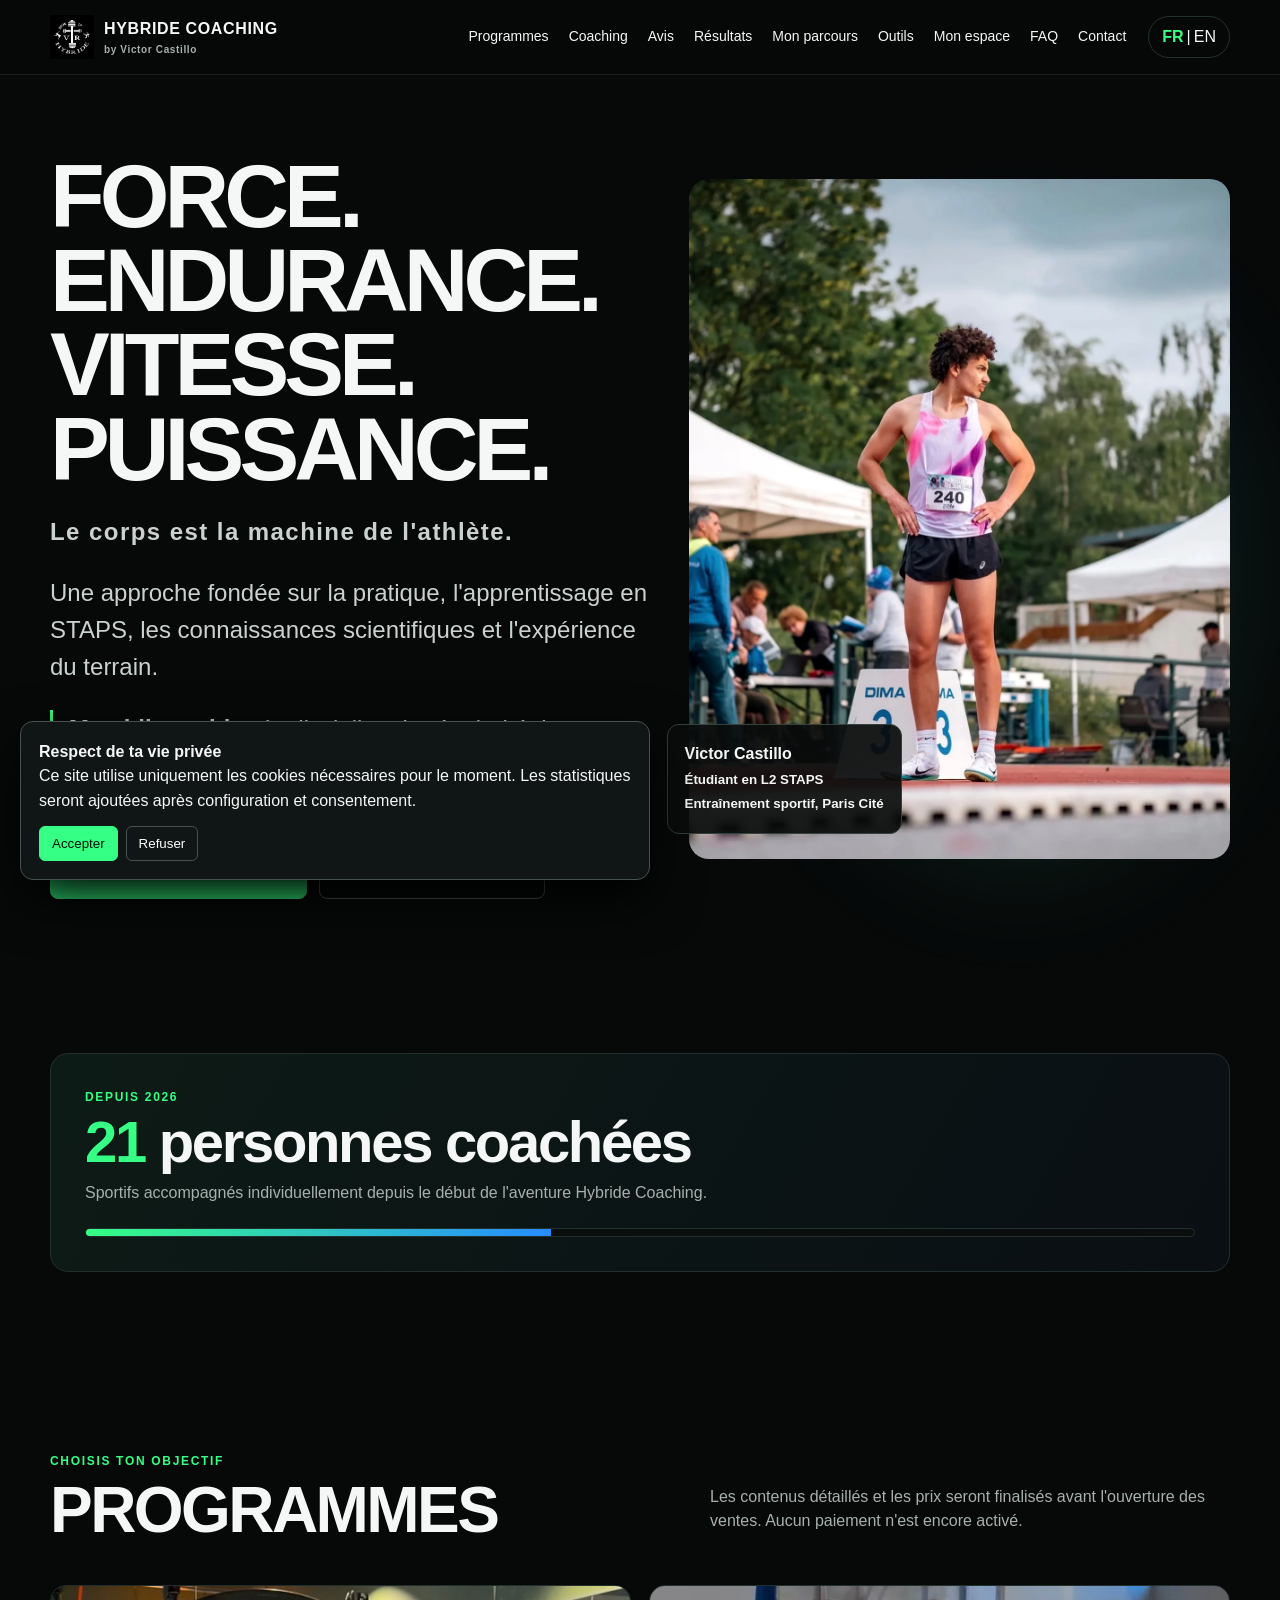
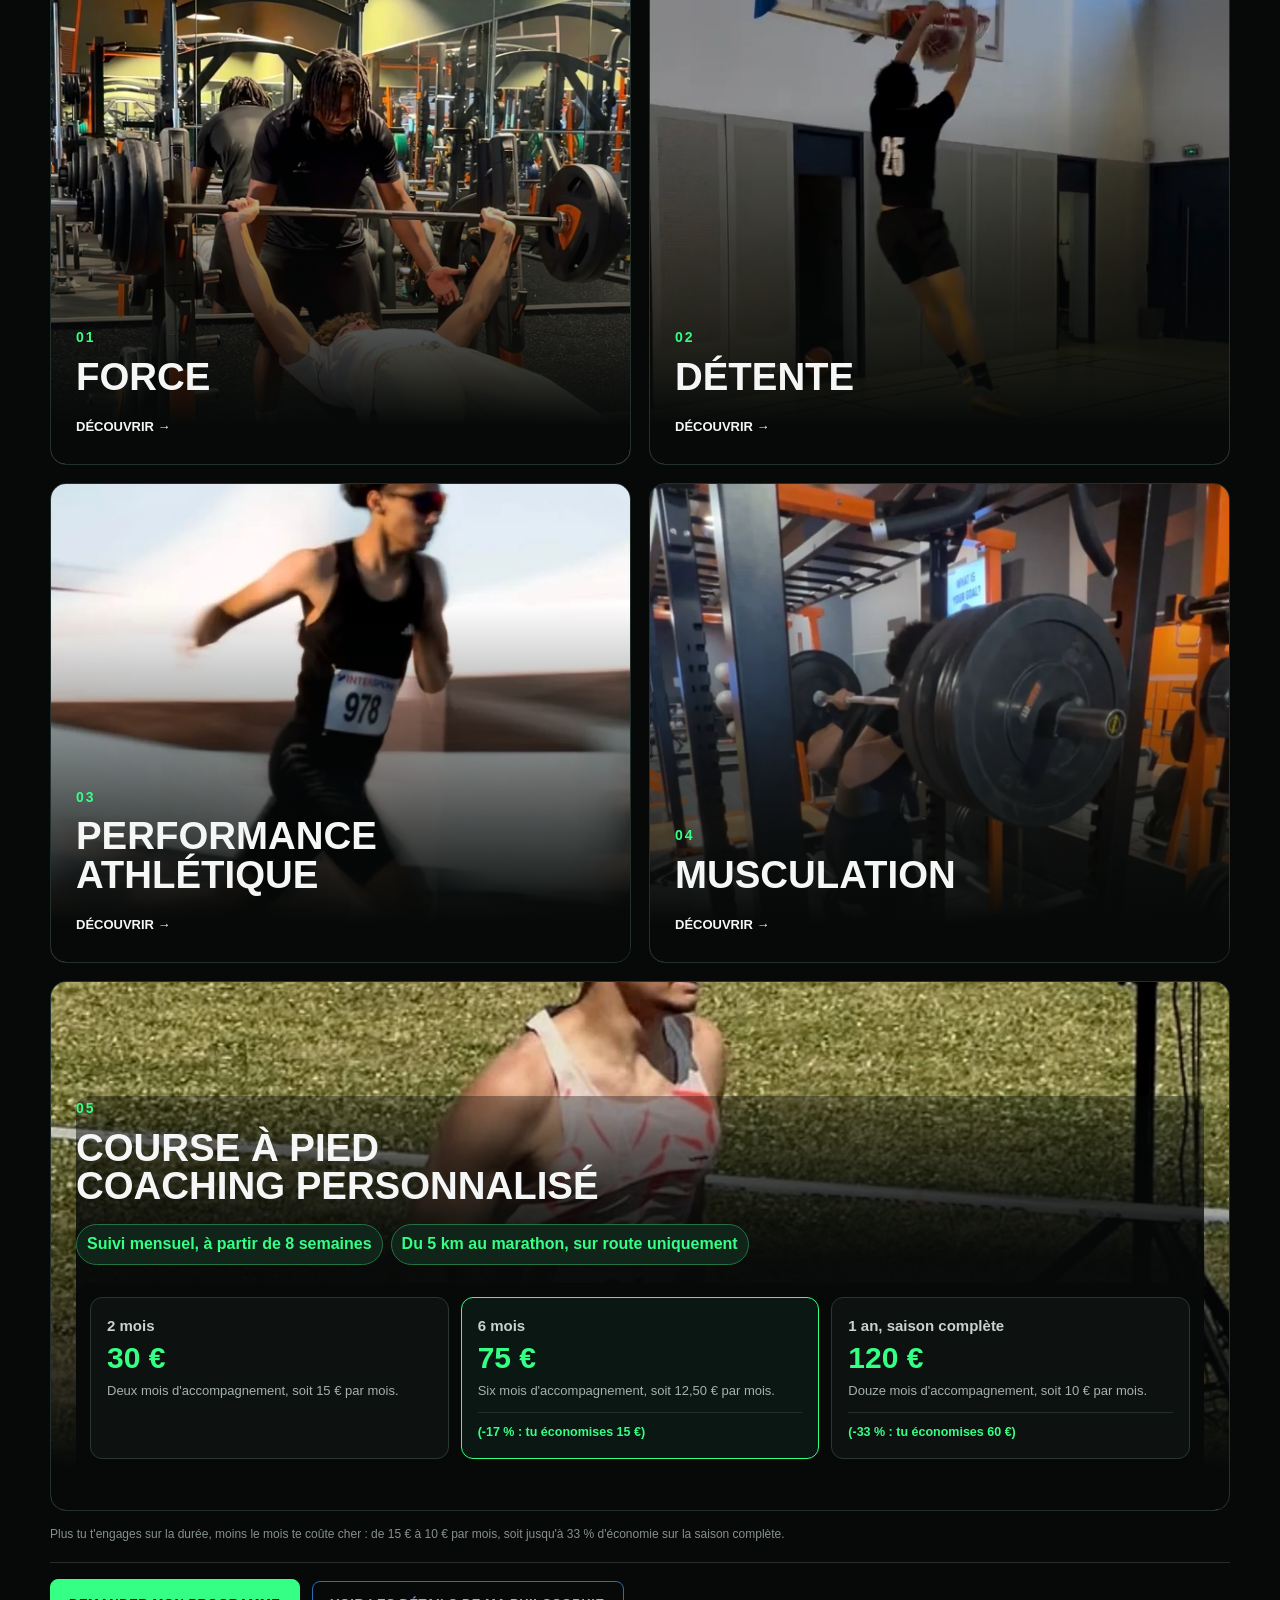
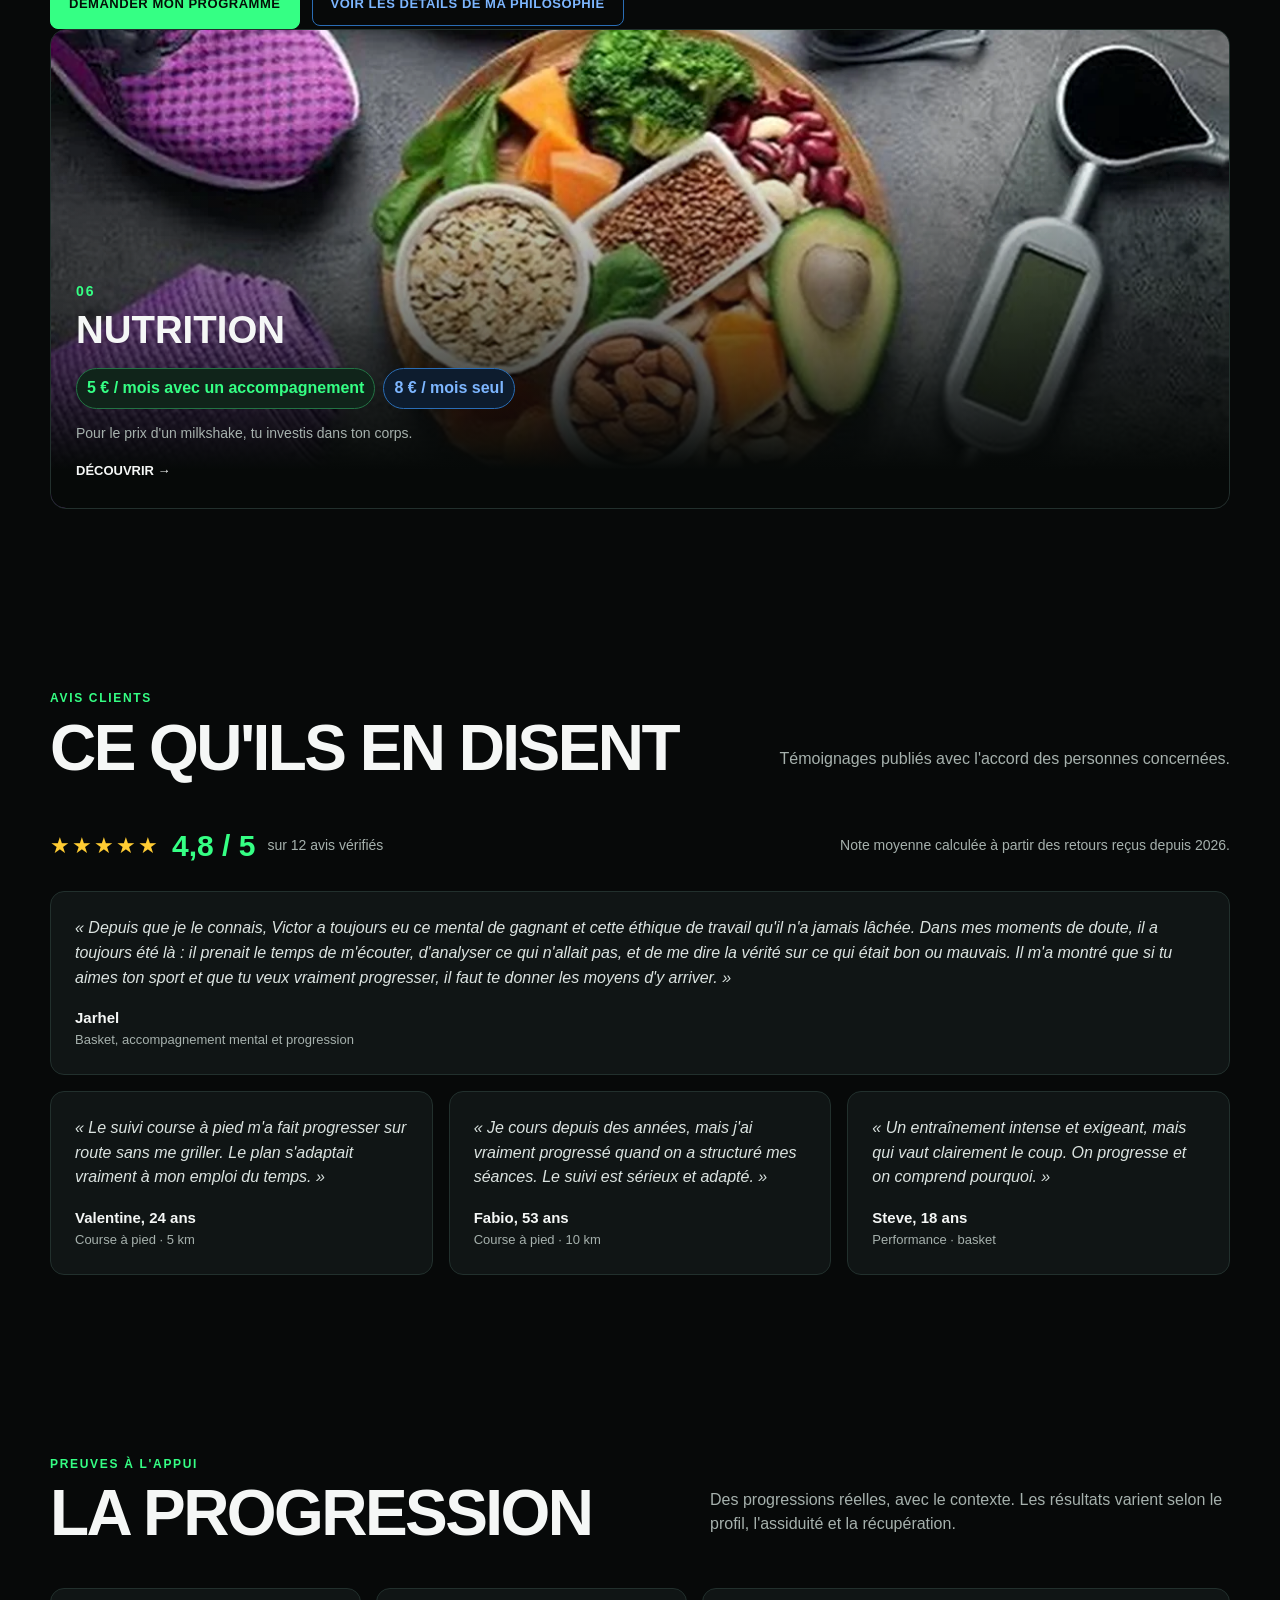
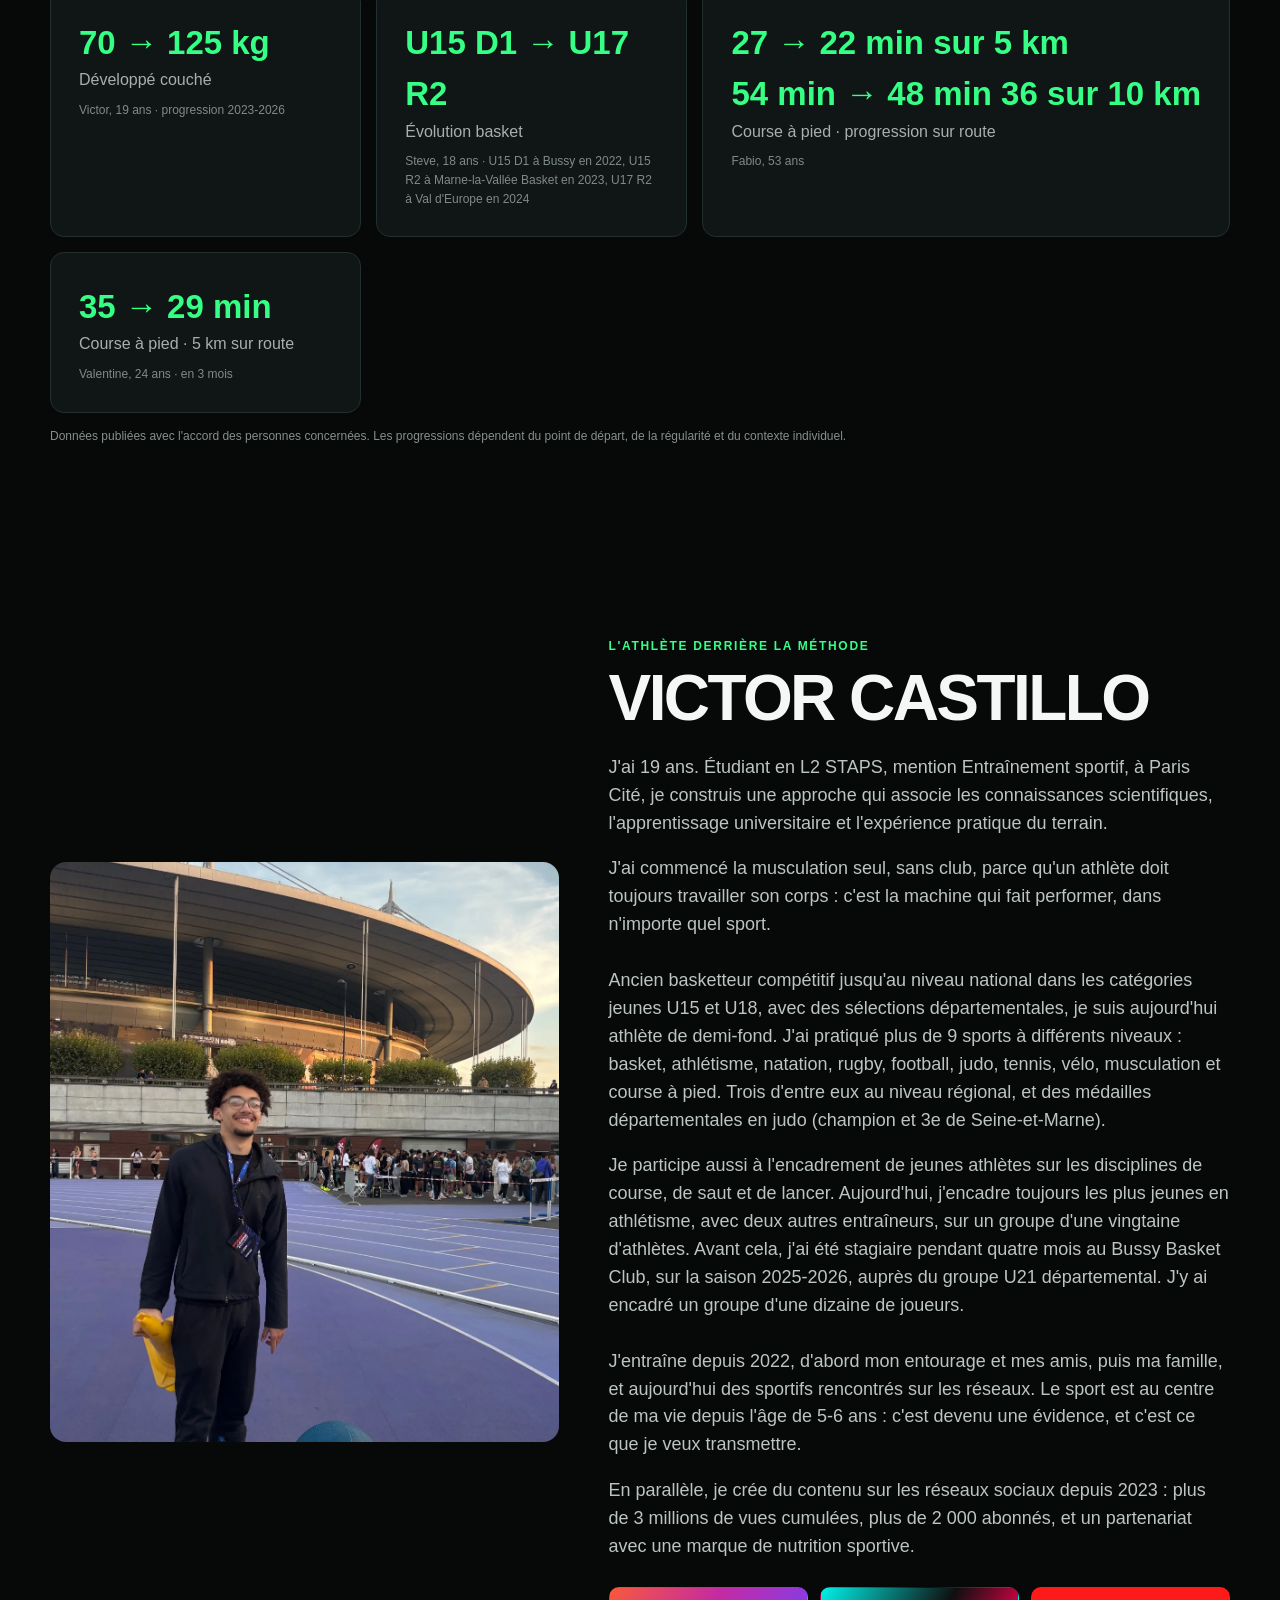
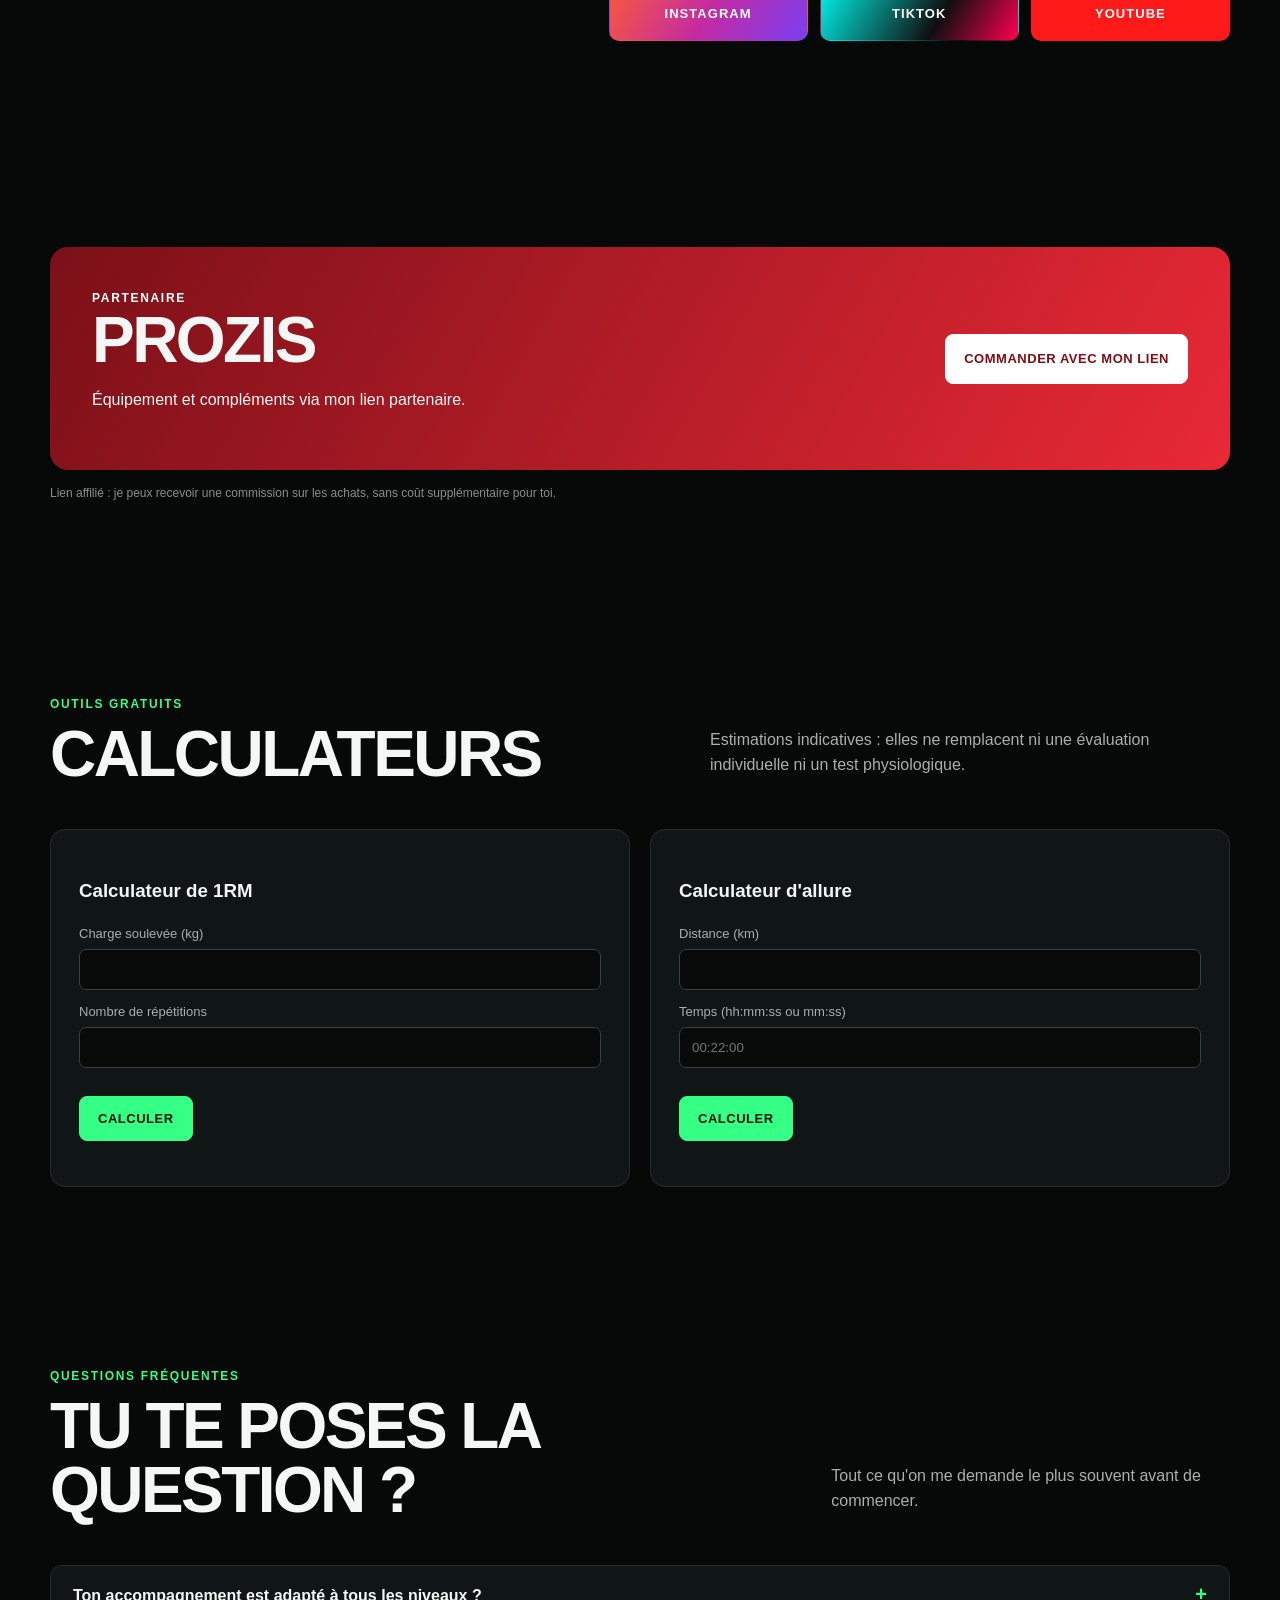
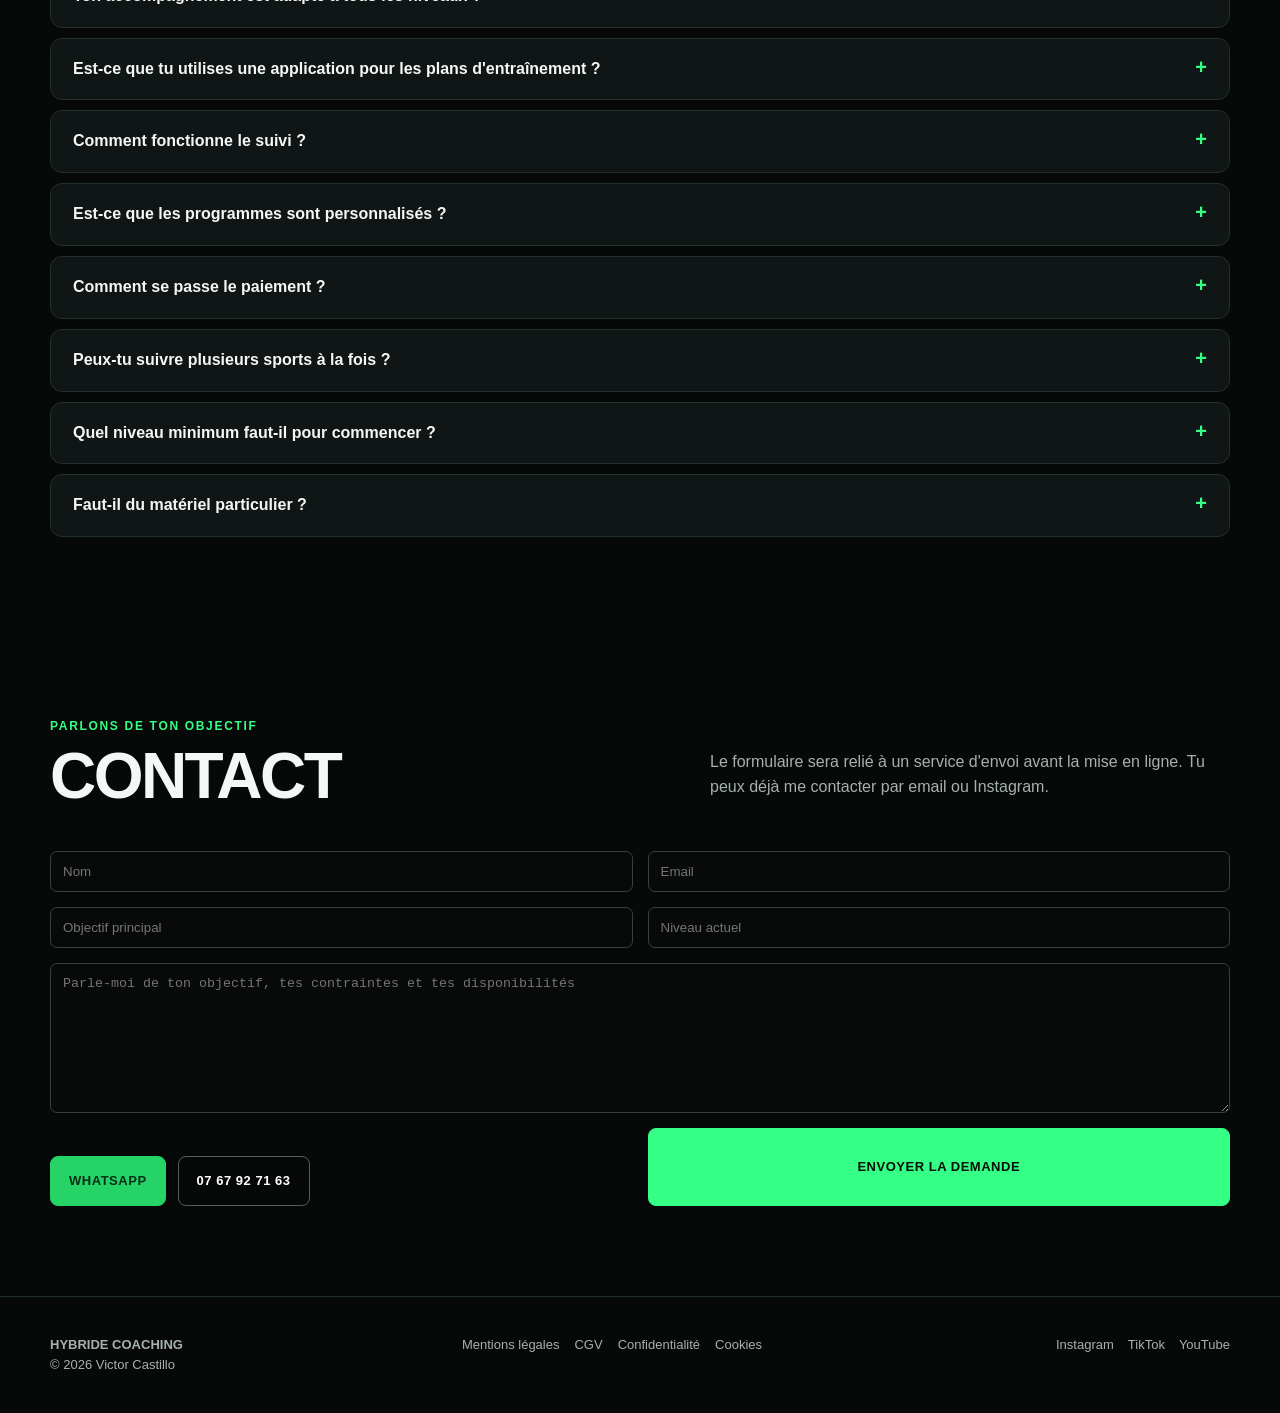
<file: index.html>
<!doctype html><html lang="fr"><head><meta charset="utf-8"><meta name="viewport" content="width=device-width,initial-scale=1"><title>Hybride Coaching, Sportif Hybride | Victor Castillo</title><meta name="description" content="Force, endurance, vitesse, puissance. Une approche fondée sur la pratique, les connaissances scientifiques et l'expérience du terrain. Programmes et coaching personnalisé par Victor Castillo, étudiant en L2 STAPS à Paris Cité."><meta property="og:title" content="Hybride Coaching, Le corps est la machine de l'athlete."><meta property="og:description" content="Force. Endurance. Vitesse. Puissance. Programmes et coaching personnalisé."><meta property="og:type" content="website"><link rel="stylesheet" href="style.css"></head><body>
<header class="top"><nav class="nav wrap"><a class="brand" href="index.html"><img src="assets/logo.webp" alt="Logo Hybride Coaching"><span>HYBRIDE COACHING<small>by Victor Castillo</small></span></a><div class="links"><a href="#programmes">Programmes</a><a href="#coaching">Coaching</a><a href="#avis">Avis</a><a href="#resultats">Résultats</a><a href="#parcours">Mon parcours</a><a href="#outils">Outils</a><a href="compte.html">Mon espace</a><a href="#faq">FAQ</a><a href="#contact">Contact</a></div><span class="lang"></span><button class="menu" aria-label="Ouvrir le menu">☰</button></nav></header>

<main>
<section class="wrap hero">
  <div>
    <h1>FORCE. ENDURANCE.<br>VITESSE. PUISSANCE.</h1>
    <p class="bigline">Le corps est la machine de l'athlète.</p>
    <p>Une approche fondée sur la pratique, l'apprentissage en STAPS, les connaissances scientifiques et l'expérience du terrain.</p>
    <p class="philo"><b>Ma philosophie :</b> la discipline, la régularité, la patience, le travail et la foi. Ce sont les vraies clés, bien avant n'importe quel programme.</p>
    <div class="buttons"><a class="btn" href="#programmes">DÉCOUVRIR LES PROGRAMMES</a><a class="btn alt" href="#coaching">COACHING PERSONNALISÉ</a></div>
  </div>
  <div class="hero-media"><img src="assets/hero.webp" alt="Victor Castillo sur une piste d'athlétisme"><div class="tag">Victor Castillo<br><small>Étudiant en L2 STAPS<br>Entraînement sportif, Paris Cité</small></div></div>
</section>

<section class="section wrap" id="compteur">
  <div class="counterbox">
    <div><div class="eyebrow">DEPUIS 2026</div><h2><span id="coachedCount">21</span> personnes coachées</h2><p>Sportifs accompagnés individuellement depuis le début de l'aventure Hybride Coaching.</p></div>
    <div class="counterbar"><div class="counterfill" id="counterFill"></div></div>
  </div>
</section>

<section class="section wrap" id="programmes">
  <div class="section-head"><div><div class="eyebrow">CHOISIS TON OBJECTIF</div><h2>PROGRAMMES</h2></div><p>Les contenus détaillés et les prix seront finalisés avant l'ouverture des ventes. Aucun paiement n'est encore activé.</p></div>
  <div class="grid">
    <article class="card"><img src="assets/force.webp" alt="Accompagnement au développé couché"><div class="card-body"><span class="num">01</span><h3>FORCE</h3><a href="#contact">DÉCOUVRIR →</a></div></article>
    <article class="card"><img src="assets/detente.webp" alt="Travail de détente au basket"><div class="card-body"><span class="num">02</span><h3>DÉTENTE</h3><a href="#contact">DÉCOUVRIR →</a></div></article>
    <article class="card"><img src="assets/performance.webp" alt="Victor Castillo en course, plan large"><div class="card-body"><span class="num">03</span><h3>PERFORMANCE ATHLÉTIQUE</h3><a href="#contact">DÉCOUVRIR →</a></div></article>
    <article class="card"><img src="assets/musculation.webp" alt="Séance de musculation"><div class="card-body"><span class="num">04</span><h3>MUSCULATION</h3><a href="#contact">DÉCOUVRIR →</a></div></article>
    <article class="card wide" id="coaching"><img src="assets/running.webp" alt="Victor Castillo en course sur piste"><div class="card-body"><span class="num">05</span><h3>COURSE À PIED<br>COACHING PERSONNALISÉ</h3>
      <div class="pills"><span class="pill">Suivi mensuel, à partir de 8 semaines</span><span class="pill pill-track">Du 5 km au marathon, sur route uniquement</span></div>
      <div class="offres">
        <div class="offre"><h4>2 mois</h4><div class="prix">30 €</div><p class="muted">Deux mois d'accompagnement, soit 15 € par mois.</p></div>
        <div class="offre best"><h4>6 mois</h4><div class="prix">75 €</div><p class="muted">Six mois d'accompagnement, soit 12,50 € par mois.</p><p class="eco">(-17 % : tu économises 15 €)</p></div>
        <div class="offre"><h4>1 an, saison complète</h4><div class="prix">120 €</div><p class="muted">Douze mois d'accompagnement, soit 10 € par mois.</p><p class="eco">(-33 % : tu économises 60 €)</p></div>
      </div></div>
      </div>
      <p class="notice">Plus tu t'engages sur la durée, moins le mois te coûte cher : de 15 € à 10 € par mois, soit jusqu'à 33 % d'économie sur la saison complète.</p>
      <div class="actions05">
        <a class="btn" href="#contact">DEMANDER MON PROGRAMME</a>
        <button class="btn blue" id="philoBtn" type="button">VOIR LES DÉTAILS DE MA PHILOSOPHIE</button>
      </div></div></article>
    <article class="card" id="nutrition">
      <img src="assets/nutrition.webp" alt="Assiette équilibrée avec flocons d'avoine, brocoli, avocat et amandes, entourée de matériel de sport">
      <div class="card-body"><span class="num">06</span><h3>NUTRITION</h3>
        <div class="pills"><span class="pill">5 € / mois avec un accompagnement</span><span class="pill pill-blue">8 € / mois seul</span></div>
        <p class="muted">Pour le prix d'un milkshake, tu investis dans ton corps.</p>
        <a href="#contact">DÉCOUVRIR →</a></div>
    </article>
  </div>
</section>




<section class="section wrap philclosed" id="philosophie">
  <div class="section-head">
    <div><div class="eyebrow">COACHING COURSE À PIED</div><h2>MA PHILOSOPHIE D'ENTRAÎNEMENT</h2></div>
    <p>Un accompagnement construit sur une saison entière, pas sur un programme générique.</p>
  </div>
  <div class="philgrid">
    <div class="philcard"><span class="num">01</span><h3>Une saison complète</h3><p>Le suivi peut couvrir toute une année sportive. On construit sur la durée, avec des cycles qui s'enchaînent au lieu de repartir de zéro.</p></div>
    <div class="philcard"><span class="num">02</span><h3>Hiver : volume</h3><p>En hiver, on construit la base aérobie : plus de volume, des allures faciles, un travail d'endurance qui prépare le reste de la saison.</p></div>
    <div class="philcard"><span class="num">03</span><h3>Été : qualité</h3><p>En été, le volume baisse et la qualité monte : allures plus rapides, travail de vitesse et d'explosivité, pour être complet.</p></div>
    <div class="philcard"><span class="num">04</span><h3>Mes points forts d'abord</h3><p>Je travaille d'abord ce que tu fais déjà bien. Un point fort solidifié devient une arme, et tire le reste vers le haut.</p></div>
    <div class="philcard"><span class="num">05</span><h3>Volume adapté au niveau</h3><p>Selon ton niveau et ton emploi du temps, le nombre de séances par semaine varie de 3 à 6. Jamais moins de 3, jamais plus de 6.</p></div>
    <div class="philcard"><span class="num">06</span><h3>Entraînement croisé</h3><p>Vélo et musculation ajoutent du volume sans ajouter de fatigue excessive ni de risque de blessure. La musculation sert aussi à prévenir les blessures.</p></div>
    <div class="philcard"><span class="num">07</span><h3>Décharge toutes les 4 semaines</h3><p>Toutes les 4 semaines, une semaine allégée pour assimiler le travail et éviter la stagnation.</p></div>
    <div class="philcard"><span class="num">08</span><h3>Double projet possible</h3><p>On peut viser plusieurs distances dans la même saison : par exemple un 10 km et un semi, chacun avec sa préparation spécifique.</p></div>
  </div>

  <div class="philex">
    <div class="eyebrow">EXEMPLE RÉEL</div>
    <h3>Comment ça s'est passé pour Fabio</h3>
    <p>Un exemple concret d'organisation sur une saison, avec ses contraintes de vie et son emploi du temps.</p>
    <div class="philgrid small">
      <div class="philcard"><h3>La semaine</h3><p>Deux séances de course en période générale, trois en période proche de compétition, deux en affûtage. Deux à trois séances de musculation, plus une sortie vélo le week-end quand c'était possible.</p></div>
      <div class="philcard"><h3>Le volume</h3><p>15 km par semaine au départ, jusqu'à 30 km maximum. Une progression très graduelle, sans forcer.</p></div>
      <div class="philcard"><h3>Les objectifs</h3><p>Des cycles enchaînés, avec une course environ tous les deux mois. De quoi rester motivé sans s'épuiser.</p></div>
      <div class="philcard"><h3>L'affûtage</h3><p>Avant une course : moins de musculation, plus de travail spécifique, même volume mais plus de qualité, pour être prêt le jour J.</p></div>
      <div class="philcard"><h3>Le suivi au quotidien</h3><p>Son plan était sur un Google Sheets partagé : séances et retours de l'athlète, mis à jour chaque week-end. Accessible sur téléphone et sur ordinateur, et personnalisable à tout moment.</p></div>
      <div class="philcard"><h3>Le contact</h3><p>Un appel tous les deux semaines, en option, pour faire le point sur la progression et ajuster si besoin.</p></div>
    </div>
    <p class="notice">Chaque plan est construit sur mesure. Cet exemple montre une organisation possible, pas un modèle à reproduire à l'identique.</p>
  </div>
</section>
<section class="section wrap" id="avis">
  <div class="section-head"><div><div class="eyebrow">AVIS CLIENTS</div><h2>CE QU'ILS EN DISENT</h2></div><p>Témoignages publiés avec l'accord des personnes concernées.</p></div>
  <div class="avistop">
    <div class="note"><span class="stars">★★★★★</span><b>4,8 / 5</b><span class="muted">sur 12 avis vérifiés</span></div>
    <div class="muted">Note moyenne calculée à partir des retours reçus depuis 2026.</div>
  </div>
  <div class="avislist">
    <figure class="avis wide">
      <blockquote>« Depuis que je le connais, Victor a toujours eu ce mental de gagnant et cette éthique de travail qu'il n'a jamais lâchée. Dans mes moments de doute, il a toujours été là : il prenait le temps de m'écouter, d'analyser ce qui n'allait pas, et de me dire la vérité sur ce qui était bon ou mauvais. Il m'a montré que si tu aimes ton sport et que tu veux vraiment progresser, il faut te donner les moyens d'y arriver. »</blockquote>
      <figcaption><b>Jarhel</b><span>Basket, accompagnement mental et progression</span></figcaption>
    </figure>
    <figure class="avis"><blockquote>« Le suivi course à pied m'a fait progresser sur route sans me griller. Le plan s'adaptait vraiment à mon emploi du temps. »</blockquote><figcaption><b>Valentine, 24 ans</b><span>Course à pied · 5 km</span></figcaption></figure>
    <figure class="avis"><blockquote>« Je cours depuis des années, mais j'ai vraiment progressé quand on a structuré mes séances. Le suivi est sérieux et adapté. »</blockquote><figcaption><b>Fabio, 53 ans</b><span>Course à pied · 10 km</span></figcaption></figure>
    <figure class="avis"><blockquote>« Un entraînement intense et exigeant, mais qui vaut clairement le coup. On progresse et on comprend pourquoi. »</blockquote><figcaption><b>Steve, 18 ans</b><span>Performance · basket</span></figcaption></figure>
  </div>
</section>


<section class="section wrap" id="resultats">
  <div class="section-head"><div><div class="eyebrow">PREUVES À L'APPUI</div><h2>LA PROGRESSION</h2></div><p>Des progressions réelles, avec le contexte. Les résultats varient selon le profil, l'assiduité et la récupération.</p></div>
  <div class="proofs">
    <div class="proof"><strong>70 → 125 kg</strong><span>Développé couché</span><small>Victor, 19 ans · progression 2023-2026</small></div>
    <div class="proof"><strong>U15 D1 → U17 R2</strong><span>Évolution basket</span><small>Steve, 18 ans · U15 D1 à Bussy en 2022, U15 R2 à Marne-la-Vallée Basket en 2023, U17 R2 à Val d'Europe en 2024</small></div>
    <div class="proof"><strong class="nowrap">27 → 22 min sur 5 km<br>54 min → 48 min 36 sur 10 km</strong><span>Course à pied · progression sur route</span><small>Fabio, 53 ans</small></div>
    <div class="proof"><strong>35 → 29 min</strong><span>Course à pied · 5 km sur route</span><small>Valentine, 24 ans · en 3 mois</small></div>
  </div>
  <p class="notice">Données publiées avec l'accord des personnes concernées. Les progressions dépendent du point de départ, de la régularité et du contexte individuel.</p>
</section>

<section class="section wrap split" id="parcours">
  <img src="assets/coach.webp" alt="Victor Castillo lors d'un événement d'athlétisme">
  <div class="copy">
    <div class="eyebrow">L'ATHLÈTE DERRIÈRE LA MÉTHODE</div>
    <h2>VICTOR CASTILLO</h2>
    <p>J'ai 19 ans. Étudiant en L2 STAPS, mention Entraînement sportif, à Paris Cité, je construis une approche qui associe les connaissances scientifiques, l'apprentissage universitaire et l'expérience pratique du terrain.</p>
    <p>J'ai commencé la musculation seul, sans club, parce qu'un athlète doit toujours travailler son corps : c'est la machine qui fait performer, dans n'importe quel sport.<br><br>Ancien basketteur compétitif jusqu'au niveau national dans les catégories jeunes U15 et U18, avec des sélections départementales, je suis aujourd'hui athlète de demi-fond. J'ai pratiqué plus de 9 sports à différents niveaux : basket, athlétisme, natation, rugby, football, judo, tennis, vélo, musculation et course à pied. Trois d'entre eux au niveau régional, et des médailles départementales en judo (champion et 3e de Seine-et-Marne).</p>
    <p>Je participe aussi à l'encadrement de jeunes athlètes sur les disciplines de course, de saut et de lancer. Aujourd'hui, j'encadre toujours les plus jeunes en athlétisme, avec deux autres entraîneurs, sur un groupe d'une vingtaine d'athlètes. Avant cela, j'ai été stagiaire pendant quatre mois au Bussy Basket Club, sur la saison 2025-2026, auprès du groupe U21 départemental. J'y ai encadré un groupe d'une dizaine de joueurs.<br><br>J'entraîne depuis 2022, d'abord mon entourage et mes amis, puis ma famille, et aujourd'hui des sportifs rencontrés sur les réseaux. Le sport est au centre de ma vie depuis l'âge de 5-6 ans : c'est devenu une évidence, et c'est ce que je veux transmettre.</p>
    <p>En parallèle, je crée du contenu sur les réseaux sociaux depuis 2023 : plus de 3 millions de vues cumulées, plus de 2 000 abonnés, et un partenariat avec une marque de nutrition sportive.</p>
    <div class="socials big">
      <a class="social insta" href="https://www.instagram.com/sportifhybride" target="_blank" rel="noopener">INSTAGRAM</a>
      <a class="social tiktok" href="https://www.tiktok.com/@sportifhybride" target="_blank" rel="noopener">TIKTOK</a>
      <a class="social yt" href="https://www.youtube.com/@victor800m" target="_blank" rel="noopener">YOUTUBE</a>
    </div>
  </div>
</section>

<section class="section wrap" id="sponsor">
  <div class="prozis"><div><div class="eyebrow" style="color:white">PARTENAIRE</div><h2>PROZIS</h2><p>Équipement et compléments via mon lien partenaire.</p></div><a class="btn" href="https://prozis.com/1v2C6" target="_blank" rel="sponsored noopener">COMMANDER AVEC MON LIEN</a></div>
  <p class="notice">Lien affilié : je peux recevoir une commission sur les achats, sans coût supplémentaire pour toi.</p>
</section>

<section class="section wrap" id="outils">
  <div class="section-head"><div><div class="eyebrow">OUTILS GRATUITS</div><h2>CALCULATEURS</h2></div><p>Estimations indicatives : elles ne remplacent ni une évaluation individuelle ni un test physiologique.</p></div>
  <div class="tools">
    <div class="tool"><h3>Calculateur de 1RM</h3><label for="rmWeight">Charge soulevée (kg)</label><input id="rmWeight" type="number" min="1"><label for="rmReps">Nombre de répétitions</label><input id="rmReps" type="number" min="1" max="15"><div class="buttons"><button class="btn" id="rmBtn">CALCULER</button></div><div class="result" id="rmOut"></div></div>
    <div class="tool"><h3>Calculateur d'allure</h3><label for="distance">Distance (km)</label><input id="distance" type="number" step="0.01" min="0.1"><label for="time">Temps (hh:mm:ss ou mm:ss)</label><input id="time" placeholder="00:22:00"><div class="buttons"><button class="btn" id="paceBtn">CALCULER</button></div><div class="result" id="paceOut"></div></div>
  </div>
</section>


<section class="section wrap" id="faq">
  <div class="section-head"><div><div class="eyebrow">QUESTIONS FRÉQUENTES</div><h2>TU TE POSES LA QUESTION ?</h2></div><p>Tout ce qu'on me demande le plus souvent avant de commencer.</p></div>
  <div class="faqlist">
    <details class="faq"><summary>Ton accompagnement est adapté à tous les niveaux ?</summary><p>Oui. Que tu débutes ou que tu t'entraînes déjà depuis des années, le plan est construit sur ton niveau réel, ton emploi du temps et tes contraintes. On part toujours de là où tu en es.</p></details>
    <details class="faq"><summary>Est-ce que tu utilises une application pour les plans d'entraînement ?</summary><p>Ton plan est sur un Google Sheets partagé : tu le consultes sur téléphone comme sur ordinateur. Il est mis à jour chaque week-end en fonction de tes retours, et il reste modifiable à tout moment.</p></details>
    <details class="faq"><summary>Comment fonctionne le suivi ?</summary><p>Tu remplis tes séances et tes ressentis dans le tableau. Je relis chaque semaine et j'ajuste le plan. Un appel tous les quinze jours est possible, en option, pour faire le point plus en détail.</p></details>
    <details class="faq"><summary>Est-ce que les programmes sont personnalisés ?</summary><p>Les programmes de la boutique sont des cadres structurés, prêts à utiliser. Le coaching, lui, est entièrement personnalisé : les séances, le volume, les allures et les charges sont calculés pour toi après notre échange.</p></details>
    <details class="faq"><summary>Comment se passe le paiement ?</summary><p>Le paiement se fera en ligne, de façon sécurisée, au moment de l'achat. Les solutions de paiement seront précisées à l'ouverture des ventes. En attendant, écris-moi directement et on voit ensemble.</p></details>
    <details class="faq"><summary>Peux-tu suivre plusieurs sports à la fois ?</summary><p>Oui, et c'est même l'idée du coaching hybride. Si tu fais du basket et de la course, ou de la musculation et de l'athlétisme, on organise les semaines pour que les qualités se complètent au lieu de se gêner.</p></details>
    <details class="faq"><summary>Quel niveau minimum faut-il pour commencer ?</summary><p>Aucun. Le seul prérequis est d'avoir envie de t'y mettre sérieusement. On construit à partir de ton point de départ, jamais à partir d'un modèle standard.</p></details>
    <details class="faq"><summary>Faut-il du matériel particulier ?</summary><p>Cela dépend de ton objectif. Pour la course, une paire de chaussures suffit pour commencer. Pour la force et la musculation, un accès à une salle ou quelques haltères à la maison permettent de travailler correctement.</p></details>
  </div>
</section>

<section class="section wrap" id="contact">
  <div class="section-head"><div><div class="eyebrow">PARLONS DE TON OBJECTIF</div><h2>CONTACT</h2></div><p>Le formulaire sera relié à un service d'envoi avant la mise en ligne. Tu peux déjà me contacter par email ou Instagram.</p></div>
  <form class="contact" action="mailto:castillovictor77600@gmail.com" method="post" enctype="text/plain"><input name="nom" placeholder="Name" data-ph-fr="Nom" required><input name="email" type="email" placeholder="Email" data-ph-fr="Email" required><input name="objectif" placeholder="Main goal" data-ph-fr="Objectif principal"><input name="niveau" placeholder="Current level" data-ph-fr="Niveau actuel"><textarea name="message" placeholder="Tell me about your goal, your constraints and your availability" data-ph-fr="Parle-moi de ton objectif, tes contraintes et tes disponibilités" required></textarea><div class="buttons"><a class="btn wa" href="https://wa.me/33767927163?text=Salut%20Victor%2C%20je%20viens%20de%20ton%20site%2C%20je%20voudrais%20des%20infos%20sur%20le%20coaching." target="_blank" rel="noopener">WHATSAPP</a><a class="btn alt" href="tel:+33767927163">07 67 92 71 63</a></div><button class="btn" type="submit">ENVOYER LA DEMANDE</button></form>
</section>
</main>
<footer class="footer"><div class="wrap footer-row"><div><b>HYBRIDE COACHING</b><br>© 2026 Victor Castillo</div><div class="legal"><a href="mentions-legales.html">Mentions légales</a><a href="cgv.html">CGV</a><a href="confidentialite.html">Confidentialité</a><a href="cookies.html">Cookies</a></div><div class="socials"><a href="https://www.instagram.com/sportifhybride" target="_blank" rel="noopener">Instagram</a><a href="https://www.tiktok.com/@sportifhybride" target="_blank" rel="noopener">TikTok</a><a href="https://www.youtube.com/@victor800m" target="_blank" rel="noopener">YouTube</a></div></div></footer>
<div class="cookie"><b>Respect de ta vie privée</b><div>Ce site utilise uniquement les cookies nécessaires pour le moment. Les statistiques seront ajoutées après configuration et consentement.</div><div class="cookie-actions"><button class="ok" data-cookie="necessary">Accepter</button><button data-cookie="refused">Refuser</button></div></div>
<script src="script.js"></script>
</body></html>
</file>
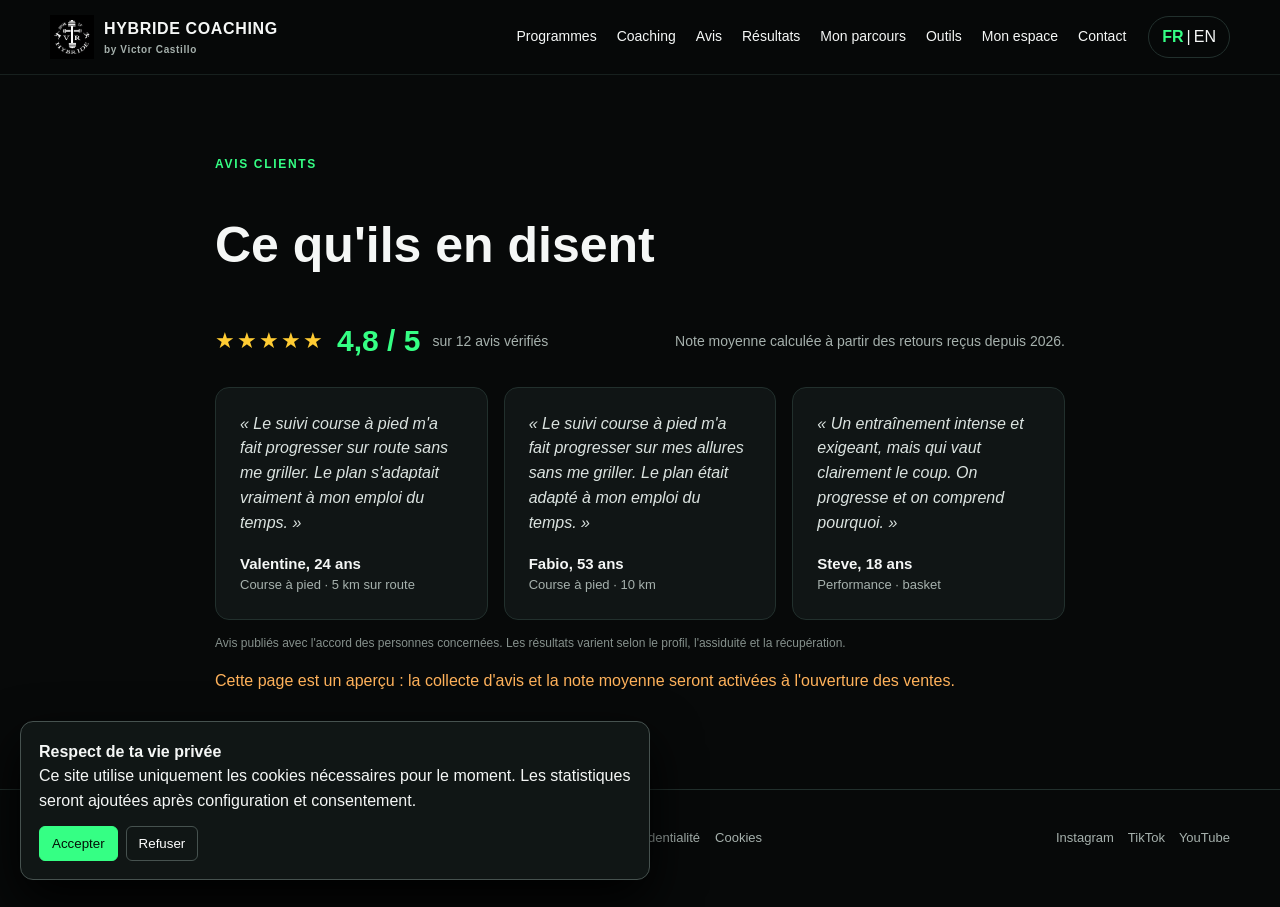
<file: avis.html>
<!doctype html><html lang="fr"><head><meta charset="utf-8"><meta name="viewport" content="width=device-width,initial-scale=1"><title>Avis clients — Hybride Coaching</title><meta name="description" content="Avis et retours des personnes accompagnées par Hybride Coaching : force, course à pied, performance athlétique."><link rel="stylesheet" href="style.css"></head><body>
<header class="top"><nav class="nav wrap"><a class="brand" href="index.html"><img src="assets/logo.webp" alt="Logo Hybride Coaching"><span>HYBRIDE COACHING<small>by Victor Castillo</small></span></a><div class="links"><a href="index.html#programmes">Programmes</a><a href="index.html#coaching">Coaching</a><a href="avis.html">Avis</a><a href="index.html#resultats">Résultats</a><a href="index.html#parcours">Mon parcours</a><a href="outils.html">Outils</a><a href="compte.html">Mon espace</a><a href="index.html#contact">Contact</a></div><span class="lang"></span><button class="menu" aria-label="Ouvrir le menu">☰</button></nav></header>
<main class="wrap legal-page">
  <div class="eyebrow">AVIS CLIENTS</div>
  <h1>Ce qu'ils en disent</h1>
  <div class="avistop">
    <div class="note"><span class="stars">★★★★★</span><b>4,8 / 5</b><span class="muted">sur 12 avis vérifiés</span></div>
    <div class="muted">Note moyenne calculée à partir des retours reçus depuis 2026.</div>
  </div>
  <div class="avislist">
    <figure class="avis"><blockquote>« Le suivi course à pied m'a fait progresser sur route sans me griller. Le plan s'adaptait vraiment à mon emploi du temps. »</blockquote><figcaption><b>Valentine, 24 ans</b><span>Course à pied · 5 km sur route</span></figcaption></figure>
    <figure class="avis"><blockquote>« Le suivi course à pied m'a fait progresser sur mes allures sans me griller. Le plan était adapté à mon emploi du temps. »</blockquote><figcaption><b>Fabio, 53 ans</b><span>Course à pied · 10 km</span></figcaption></figure>
    <figure class="avis"><blockquote>« Un entraînement intense et exigeant, mais qui vaut clairement le coup. On progresse et on comprend pourquoi. »</blockquote><figcaption><b>Steve, 18 ans</b><span>Performance · basket</span></figcaption></figure>
  </div>
  <p class="notice">Avis publiés avec l'accord des personnes concernées. Les résultats varient selon le profil, l'assiduité et la récupération.</p>
  <p class="placeholder">Cette page est un aperçu : la collecte d'avis et la note moyenne seront activées à l'ouverture des ventes.</p>
</main>
<footer class="footer"><div class="wrap footer-row"><div><b>HYBRIDE COACHING</b><br>© 2026 Victor Castillo</div><div class="legal"><a href="mentions-legales.html">Mentions légales</a><a href="cgv.html">CGV</a><a href="confidentialite.html">Confidentialité</a><a href="cookies.html">Cookies</a></div><div class="socials"><a href="https://www.instagram.com/sportifhybride" target="_blank" rel="noopener">Instagram</a><a href="https://www.tiktok.com/@sportifhybride" target="_blank" rel="noopener">TikTok</a><a href="https://www.youtube.com/@victor800m" target="_blank" rel="noopener">YouTube</a></div></div></footer>
<div class="cookie"><b>Respect de ta vie privée</b><div>Ce site utilise uniquement les cookies nécessaires pour le moment. Les statistiques seront ajoutées après configuration et consentement.</div><div class="cookie-actions"><button class="ok" data-cookie="necessary">Accepter</button><button data-cookie="refused">Refuser</button></div></div>
<script src="script.js"></script>
</body></html>
</file>
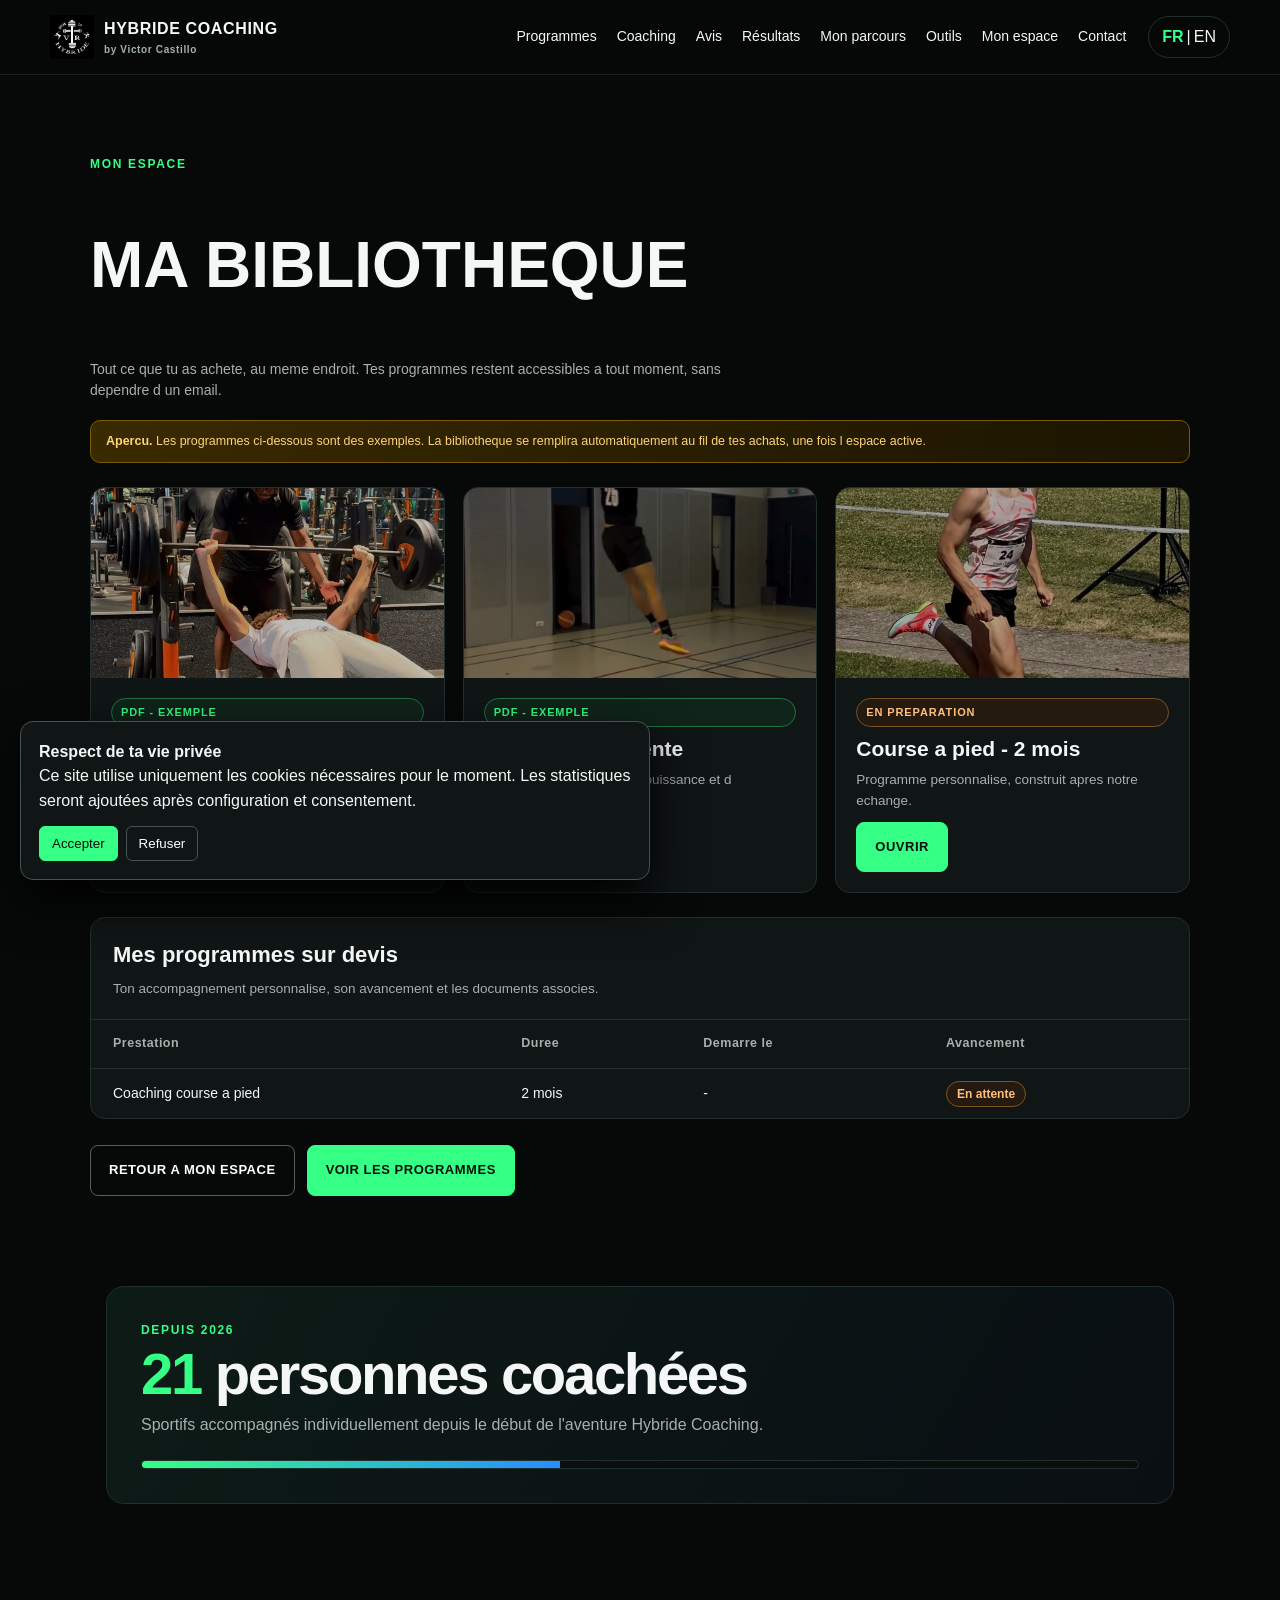
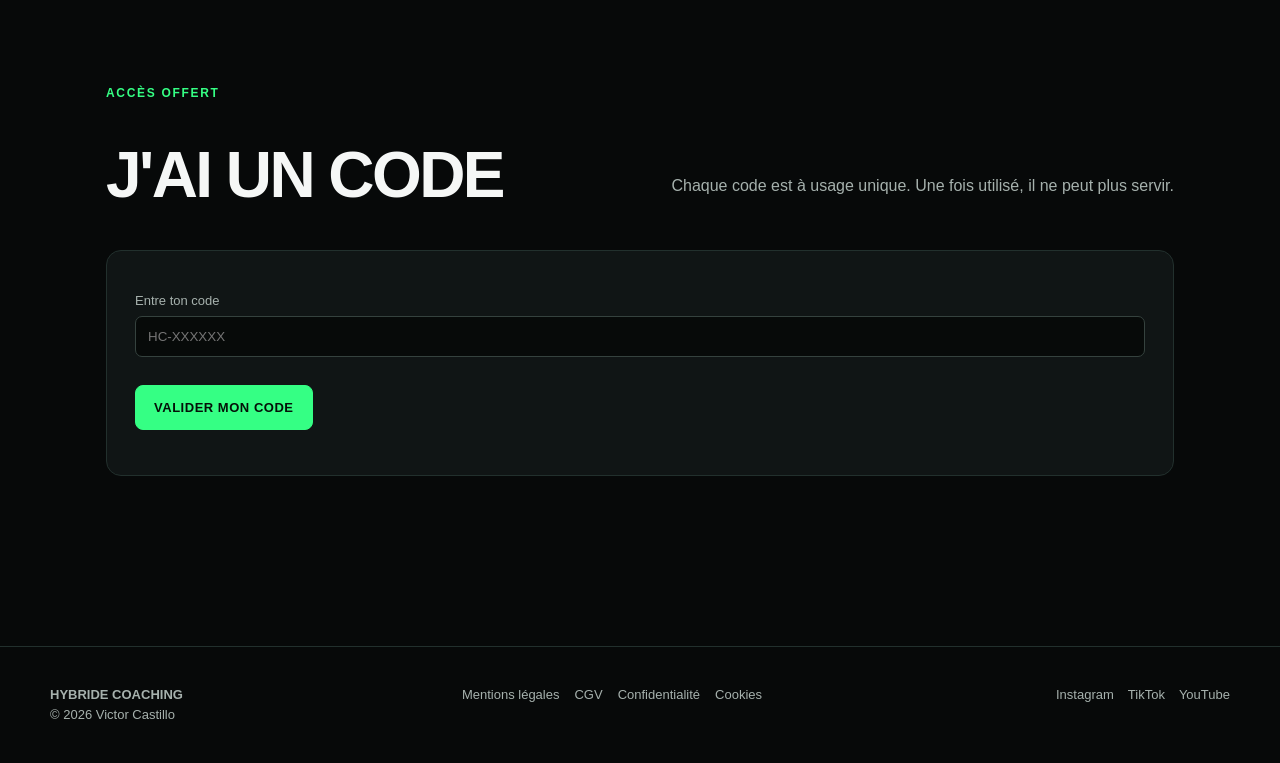
<file: bibliotheque.html>
<!doctype html><html lang="fr"><head><meta charset="utf-8"><meta name="viewport" content="width=device-width,initial-scale=1"><title>Ma bibliotheque - Hybride Coaching</title><meta name="robots" content="noindex"><link rel="stylesheet" href="style.css"></head><body><header class="top"><nav class="nav wrap"><a class="brand" href="index.html"><img src="assets/logo.webp" alt="Logo Hybride Coaching"><span>HYBRIDE COACHING<small>by Victor Castillo</small></span></a><div class="links"><a href="index.html#programmes">Programmes</a><a href="index.html#coaching">Coaching</a><a href="avis.html">Avis</a><a href="index.html#resultats">Résultats</a><a href="index.html#parcours">Mon parcours</a><a href="outils.html">Outils</a><a href="espace.html">Mon espace</a><a href="index.html#contact">Contact</a></div><span class="lang"></span><button class="menu" aria-label="Ouvrir le menu">☰</button></nav></header>
<main class="wrap legal-page" style="max-width:1100px">
<div class="eyebrow">MON ESPACE</div><h1 style="font-size:clamp(38px,6vw,64px)">MA BIBLIOTHEQUE</h1>
<p class="muted" style="max-width:680px">Tout ce que tu as achete, au meme endroit. Tes programmes restent accessibles a tout moment, sans dependre d un email.</p>

<div class="warn"><b>Apercu.</b> Les programmes ci-dessous sont des exemples. La bibliotheque se remplira automatiquement au fil de tes achats, une fois l espace active.</div>

<div class="lib">
<article class="item"><img src="assets/force.webp" alt="Programme Force"><div class="item-body"><span class="badge">PDF - EXEMPLE</span><h3>Programme Force</h3><p>Bloc de developpement de la force sur les mouvements principaux.</p><a class="btn" href="compte.html">OUVRIR</a></div></article>
<article class="item"><img src="assets/detente.webp" alt="Programme Detente"><div class="item-body"><span class="badge">PDF - EXEMPLE</span><h3>Programme Detente</h3><p>Travail de saut vertical, de puissance et d explosivite.</p><a class="btn" href="compte.html">OUVRIR</a></div></article>
<article class="item"><img src="assets/running.webp" alt="Course a pied"><div class="item-body"><span class="badge soon">EN PREPARATION</span><h3>Course a pied - 2 mois</h3><p>Programme personnalise, construit apres notre echange.</p><a class="btn" href="compte.html">OUVRIR</a></div></article>
</div>

<div class="orders">
  <div class="head"><h3>Mes programmes sur devis</h3><p class="muted" style="font-size:13.5px;margin:6px 0 0">Ton accompagnement personnalise, son avancement et les documents associes.</p></div>
  <table>
    <thead><tr><th>Prestation</th><th>Duree</th><th>Demarre le</th><th>Avancement</th></tr></thead>
    <tbody><tr><td>Coaching course a pied</td><td>2 mois</td><td>-</td><td><span class="status-pill wait">En attente</span></td></tr></tbody>
  </table>
</div>

<div class="buttons" style="margin-top:26px"><a class="btn alt" href="espace.html">RETOUR A MON ESPACE</a><a class="btn" href="index.html#programmes">VOIR LES PROGRAMMES</a></div>
<section class="section wrap"><div class="counterbox"><div><div class="eyebrow">DEPUIS 2026</div><h2><span id="coachedCount">21</span> personnes coachées</h2><p>Sportifs accompagnés individuellement depuis le début de l'aventure Hybride Coaching.</p></div><div class="counterbar"><div class="counterfill" id="counterFill"></div></div></div></section>
<section class="section wrap"><div class="section-head"><div><div class="eyebrow">ACCÈS OFFERT</div><h2>J'AI UN CODE</h2></div><p>Chaque code est à usage unique. Une fois utilisé, il ne peut plus servir.</p></div><div class="tool"><label for="giftCode">Entre ton code</label><input id="giftCode" placeholder="HC-XXXXXX"><div class="buttons"><button class="btn" id="giftBtn">VALIDER MON CODE</button></div><div class="result" id="giftOut"></div></div></section>
</main><footer class="footer"><div class="wrap footer-row"><div><b>HYBRIDE COACHING</b><br>© 2026 Victor Castillo</div><div class="legal"><a href="mentions-legales.html">Mentions légales</a><a href="cgv.html">CGV</a><a href="confidentialite.html">Confidentialité</a><a href="cookies.html">Cookies</a></div><div class="socials"><a href="https://www.instagram.com/sportifhybride" target="_blank" rel="noopener">Instagram</a><a href="https://www.tiktok.com/@sportifhybride" target="_blank" rel="noopener">TikTok</a><a href="https://www.youtube.com/@victor800m" target="_blank" rel="noopener">YouTube</a></div></div></footer><div class="cookie"><b>Respect de ta vie privée</b><div>Ce site utilise uniquement les cookies nécessaires pour le moment. Les statistiques seront ajoutées après configuration et consentement.</div><div class="cookie-actions"><button class="ok" data-cookie="necessary">Accepter</button><button data-cookie="refused">Refuser</button></div></div><script src="script.js"></script></body></html>
</file>
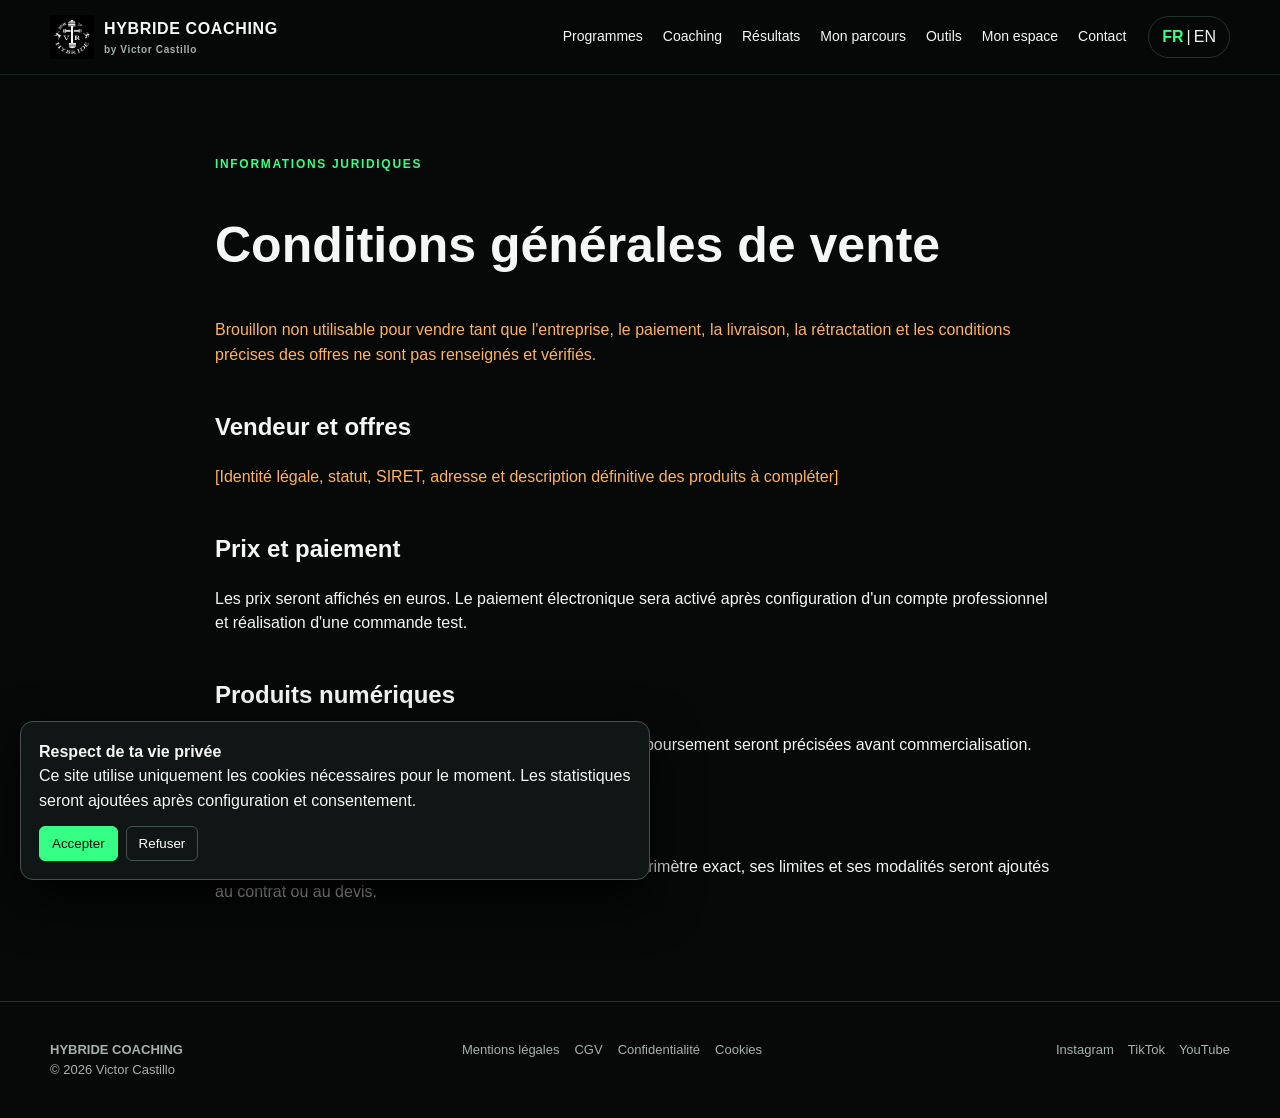
<file: cgv.html>
<!doctype html><html lang="fr"><head><meta charset="utf-8"><meta name="viewport" content="width=device-width,initial-scale=1"><title>Conditions générales de vente - Hybride Coaching</title><link rel="stylesheet" href="style.css"></head><body><header class="top"><nav class="nav wrap"><a class="brand" href="index.html"><img src="assets/logo.webp" alt="Logo Hybride Coaching"><span>HYBRIDE COACHING<small>by Victor Castillo</small></span></a><div class="links"><a href="index.html#programmes">Programmes</a><a href="index.html#coaching">Coaching</a><a href="index.html#resultats">Résultats</a><a href="index.html#parcours">Mon parcours</a><a href="outils.html">Outils</a><a href="espace.html">Mon espace</a><a href="index.html#contact">Contact</a></div><span class="lang"></span><button class="menu" aria-label="Ouvrir le menu">☰</button></nav></header><main class="wrap legal-page"><div class="eyebrow">INFORMATIONS JURIDIQUES</div><h1>Conditions générales de vente</h1><p class="placeholder">Brouillon non utilisable pour vendre tant que l'entreprise, le paiement, la livraison, la rétractation et les conditions précises des offres ne sont pas renseignés et vérifiés.</p><h2>Vendeur et offres</h2><p><span class="placeholder">[Identité légale, statut, SIRET, adresse et description définitive des produits à compléter]</span></p><h2>Prix et paiement</h2><p>Les prix seront affichés en euros. Le paiement électronique sera activé après configuration d'un compte professionnel et réalisation d'une commande test.</p><h2>Produits numériques</h2><p>Les modalités de livraison, d'accès, de rétractation et de remboursement seront précisées avant commercialisation.</p><h2>Coaching</h2><p>Le coaching course à pied annoncé est personnalisé. Son périmètre exact, ses limites et ses modalités seront ajoutés au contrat ou au devis.</p></main><footer class="footer"><div class="wrap footer-row"><div><b>HYBRIDE COACHING</b><br>© 2026 Victor Castillo</div><div class="legal"><a href="mentions-legales.html">Mentions légales</a><a href="cgv.html">CGV</a><a href="confidentialite.html">Confidentialité</a><a href="cookies.html">Cookies</a></div><div class="socials"><a href="https://www.instagram.com/sportifhybride" target="_blank" rel="noopener">Instagram</a><a href="https://www.tiktok.com/@sportifhybride" target="_blank" rel="noopener">TikTok</a><a href="https://www.youtube.com/@victor800m" target="_blank" rel="noopener">YouTube</a></div></div></footer><div class="cookie"><b>Respect de ta vie privée</b><div>Ce site utilise uniquement les cookies nécessaires pour le moment. Les statistiques seront ajoutées après configuration et consentement.</div><div class="cookie-actions"><button class="ok" data-cookie="necessary">Accepter</button><button data-cookie="refused">Refuser</button></div></div><script src="script.js"></script></body></html>
</file>
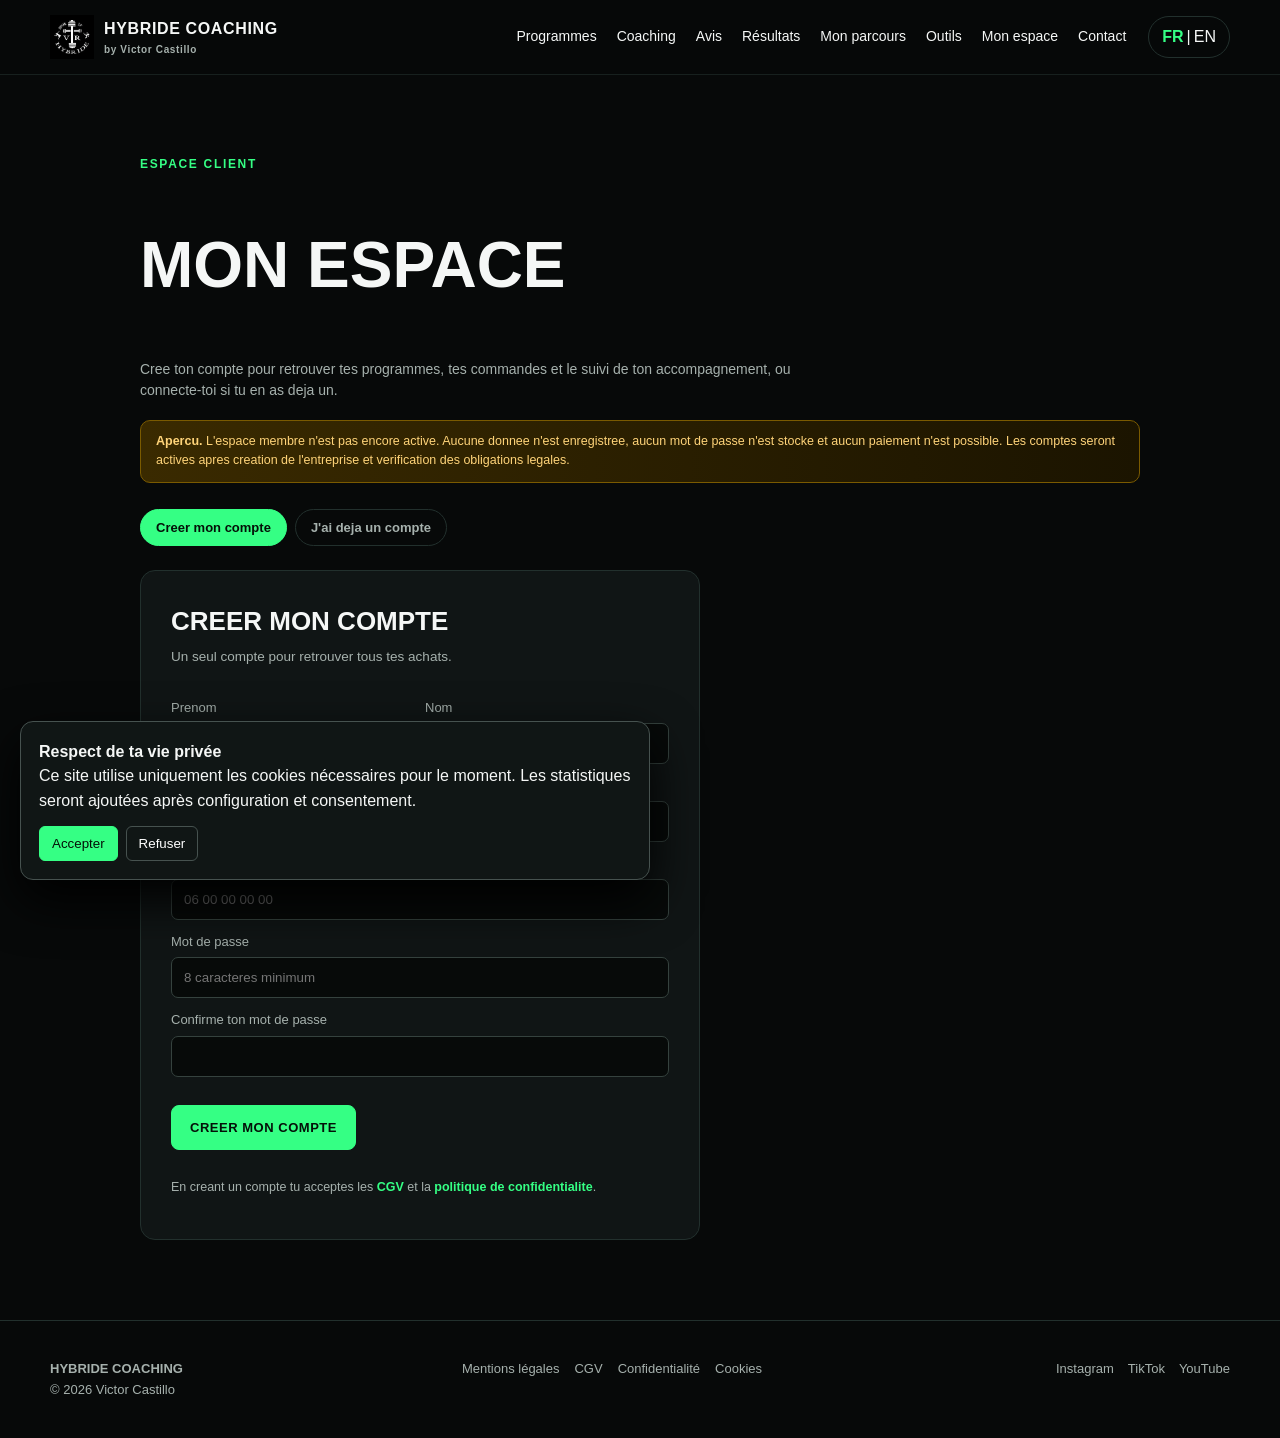
<file: compte.html>
<!doctype html><html lang="fr"><head><meta charset="utf-8"><meta name="viewport" content="width=device-width,initial-scale=1"><title>Mon espace - Hybride Coaching</title><meta name="robots" content="noindex"><link rel="stylesheet" href="style.css"></head><body><header class="top"><nav class="nav wrap"><a class="brand" href="index.html"><img src="assets/logo.webp" alt="Logo Hybride Coaching"><span>HYBRIDE COACHING<small>by Victor Castillo</small></span></a><div class="links"><a href="index.html#programmes">Programmes</a><a href="index.html#coaching">Coaching</a><a href="avis.html">Avis</a><a href="index.html#resultats">Résultats</a><a href="index.html#parcours">Mon parcours</a><a href="outils.html">Outils</a><a href="espace.html">Mon espace</a><a href="index.html#contact">Contact</a></div><span class="lang"></span><button class="menu" aria-label="Ouvrir le menu">☰</button></nav></header>
<main class="wrap legal-page" style="max-width:1000px">
<div class="eyebrow">ESPACE CLIENT</div><h1 style="font-size:clamp(38px,6vw,64px)">MON ESPACE</h1>
<p class="muted" style="max-width:680px">Cree ton compte pour retrouver tes programmes, tes commandes et le suivi de ton accompagnement, ou connecte-toi si tu en as deja un.</p>

<div class="warn"><b>Apercu.</b> L'espace membre n'est pas encore active. Aucune donnee n'est enregistree, aucun mot de passe n'est stocke et aucun paiement n'est possible. Les comptes seront actives apres creation de l'entreprise et verification des obligations legales.</div>

<div class="tabs">
  <button type="button" data-tabbtn="inscription" class="on">Creer mon compte</button>
  <button type="button" data-tabbtn="connexion">J'ai deja un compte</button>
</div>

<section data-tab="inscription">
  <div class="auth">
    <div class="tool" style="grid-column:1/-1;max-width:560px">
      <h3>CREER MON COMPTE</h3>
      <p class="hint">Un seul compte pour retrouver tous tes achats.</p>
      <fieldset>
        <div class="row">
          <div><label for="rPrenom">Prenom</label><input id="rPrenom" placeholder="Victor"></div>
          <div><label for="rNom">Nom</label><input id="rNom" placeholder="Castillo"></div>
        </div>
        <label for="rEmail">Email</label><input id="rEmail" type="email" placeholder="ton@email.com">
        <label for="rTel">Telephone (facultatif)</label><input id="rTel" type="tel" placeholder="06 00 00 00 00">
        <label for="rPwd">Mot de passe</label><input id="rPwd" type="password" placeholder="8 caracteres minimum">
        <label for="rPwd2">Confirme ton mot de passe</label><input id="rPwd2" type="password">
        <div class="buttons"><button class="btn" id="rBtn" type="button">CREER MON COMPTE</button></div>
        <p class="mini" id="rMsg"></p>
      </fieldset>
      <p class="mini">En creant un compte tu acceptes les <a href="cgv.html">CGV</a> et la <a href="confidentialite.html">politique de confidentialite</a>.</p>
    </div>
  </div>
</section>

<section data-tab="connexion" class="panel-off">
  <div class="auth">
    <div class="tool" style="grid-column:1/-1;max-width:560px">
      <h3>CONNEXION</h3>
      <p class="hint">Retrouve ta bibliotheque et tes commandes.</p>
      <fieldset>
        <label for="cEmail">Email</label><input id="cEmail" type="email" placeholder="ton@email.com">
        <label for="cPwd">Mot de passe</label><input id="cPwd" type="password">
        <div class="buttons"><button class="btn" id="cBtn" type="button">SE CONNECTER</button></div>
        <p class="mini"><a href="#" id="forgotLink">Mot de passe oublie ?</a></p>
        <p class="mini" id="cMsg"></p>
      </fieldset>
    </div>
  </div>
</section>
</main><footer class="footer"><div class="wrap footer-row"><div><b>HYBRIDE COACHING</b><br>© 2026 Victor Castillo</div><div class="legal"><a href="mentions-legales.html">Mentions légales</a><a href="cgv.html">CGV</a><a href="confidentialite.html">Confidentialité</a><a href="cookies.html">Cookies</a></div><div class="socials"><a href="https://www.instagram.com/sportifhybride" target="_blank" rel="noopener">Instagram</a><a href="https://www.tiktok.com/@sportifhybride" target="_blank" rel="noopener">TikTok</a><a href="https://www.youtube.com/@victor800m" target="_blank" rel="noopener">YouTube</a></div></div></footer><div class="cookie"><b>Respect de ta vie privée</b><div>Ce site utilise uniquement les cookies nécessaires pour le moment. Les statistiques seront ajoutées après configuration et consentement.</div><div class="cookie-actions"><button class="ok" data-cookie="necessary">Accepter</button><button data-cookie="refused">Refuser</button></div></div><script src="script.js"></script></body></html>
</file>
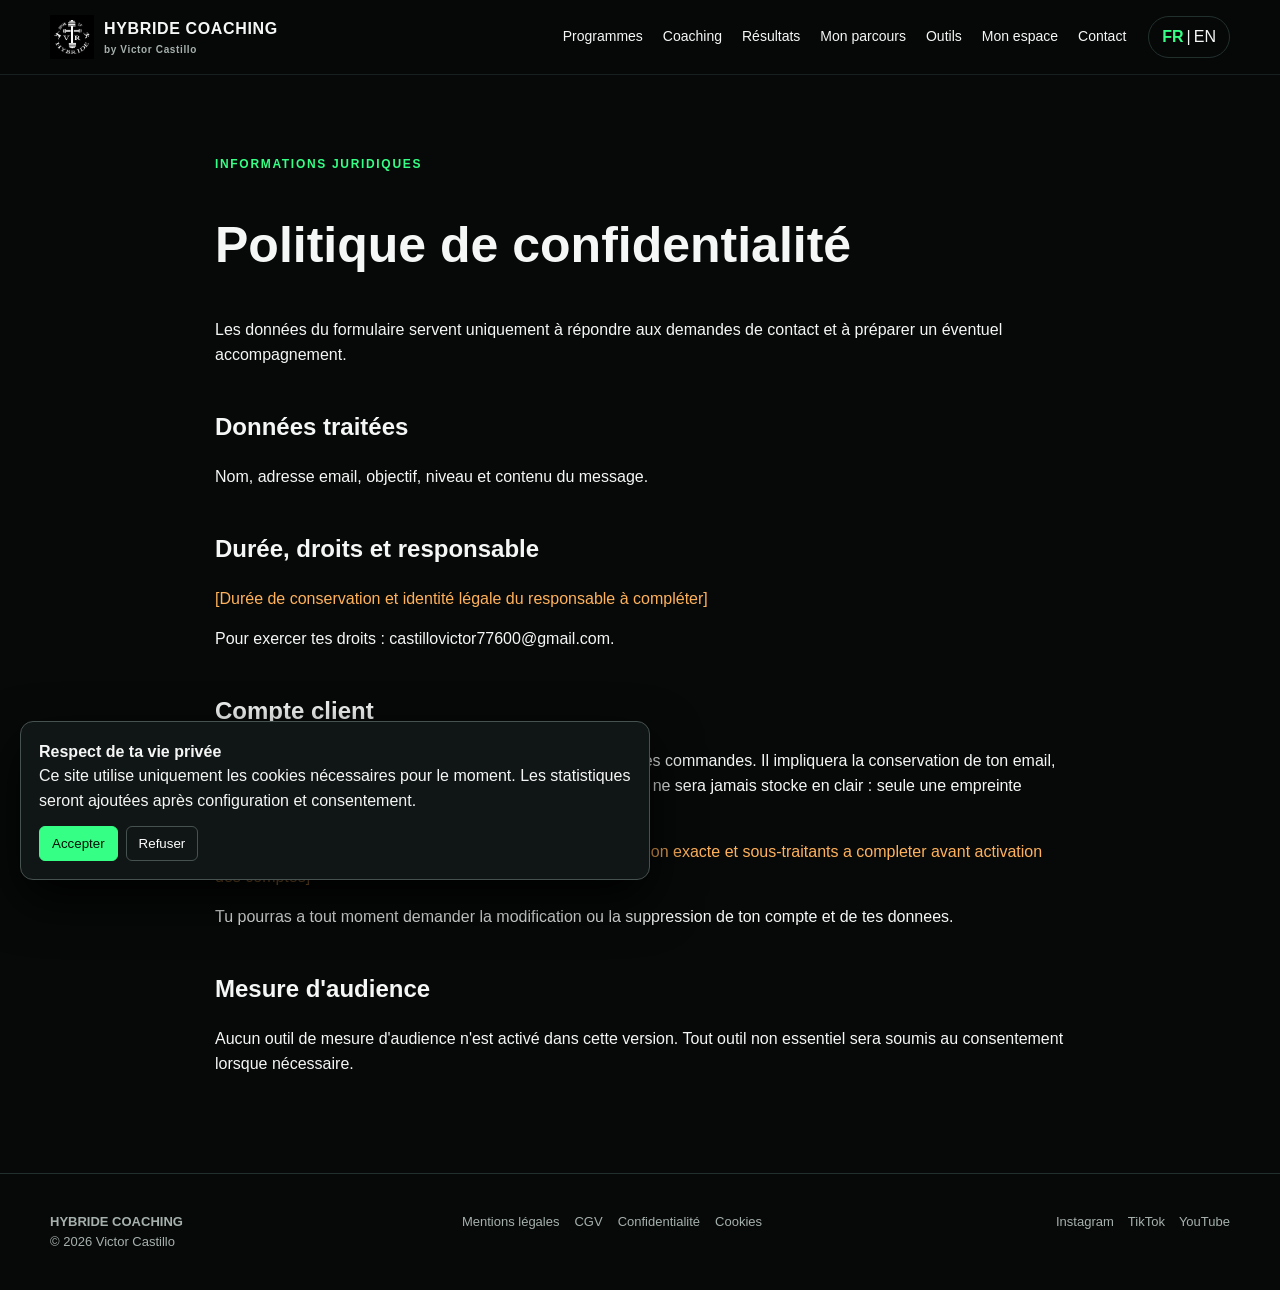
<file: confidentialite.html>
<!doctype html><html lang="fr"><head><meta charset="utf-8"><meta name="viewport" content="width=device-width,initial-scale=1"><title>Politique de confidentialité - Hybride Coaching</title><link rel="stylesheet" href="style.css"></head><body><header class="top"><nav class="nav wrap"><a class="brand" href="index.html"><img src="assets/logo.webp" alt="Logo Hybride Coaching"><span>HYBRIDE COACHING<small>by Victor Castillo</small></span></a><div class="links"><a href="index.html#programmes">Programmes</a><a href="index.html#coaching">Coaching</a><a href="index.html#resultats">Résultats</a><a href="index.html#parcours">Mon parcours</a><a href="outils.html">Outils</a><a href="espace.html">Mon espace</a><a href="index.html#contact">Contact</a></div><span class="lang"></span><button class="menu" aria-label="Ouvrir le menu">☰</button></nav></header><main class="wrap legal-page"><div class="eyebrow">INFORMATIONS JURIDIQUES</div><h1>Politique de confidentialité</h1><p>Les données du formulaire servent uniquement à répondre aux demandes de contact et à préparer un éventuel accompagnement.</p><h2>Données traitées</h2><p>Nom, adresse email, objectif, niveau et contenu du message.</p><h2>Durée, droits et responsable</h2><p class="placeholder">[Durée de conservation et identité légale du responsable à compléter]</p><p>Pour exercer tes droits : castillovictor77600@gmail.com.</p><h2>Compte client</h2>
<p>Un espace client permettra de retrouver tes programmes et tes commandes. Il impliquera la conservation de ton email, de ton identite et de ton historique d achats. Le mot de passe ne sera jamais stocke en clair : seule une empreinte chiffree sera conservee.</p>
<p class="placeholder">[Responsable de traitement, base legale, duree de conservation exacte et sous-traitants a completer avant activation des comptes]</p>
<p>Tu pourras a tout moment demander la modification ou la suppression de ton compte et de tes donnees.</p>
<h2>Mesure d'audience</h2><p>Aucun outil de mesure d'audience n'est activé dans cette version. Tout outil non essentiel sera soumis au consentement lorsque nécessaire.</p></main><footer class="footer"><div class="wrap footer-row"><div><b>HYBRIDE COACHING</b><br>© 2026 Victor Castillo</div><div class="legal"><a href="mentions-legales.html">Mentions légales</a><a href="cgv.html">CGV</a><a href="confidentialite.html">Confidentialité</a><a href="cookies.html">Cookies</a></div><div class="socials"><a href="https://www.instagram.com/sportifhybride" target="_blank" rel="noopener">Instagram</a><a href="https://www.tiktok.com/@sportifhybride" target="_blank" rel="noopener">TikTok</a><a href="https://www.youtube.com/@victor800m" target="_blank" rel="noopener">YouTube</a></div></div></footer><div class="cookie"><b>Respect de ta vie privée</b><div>Ce site utilise uniquement les cookies nécessaires pour le moment. Les statistiques seront ajoutées après configuration et consentement.</div><div class="cookie-actions"><button class="ok" data-cookie="necessary">Accepter</button><button data-cookie="refused">Refuser</button></div></div><script src="script.js"></script></body></html>
</file>
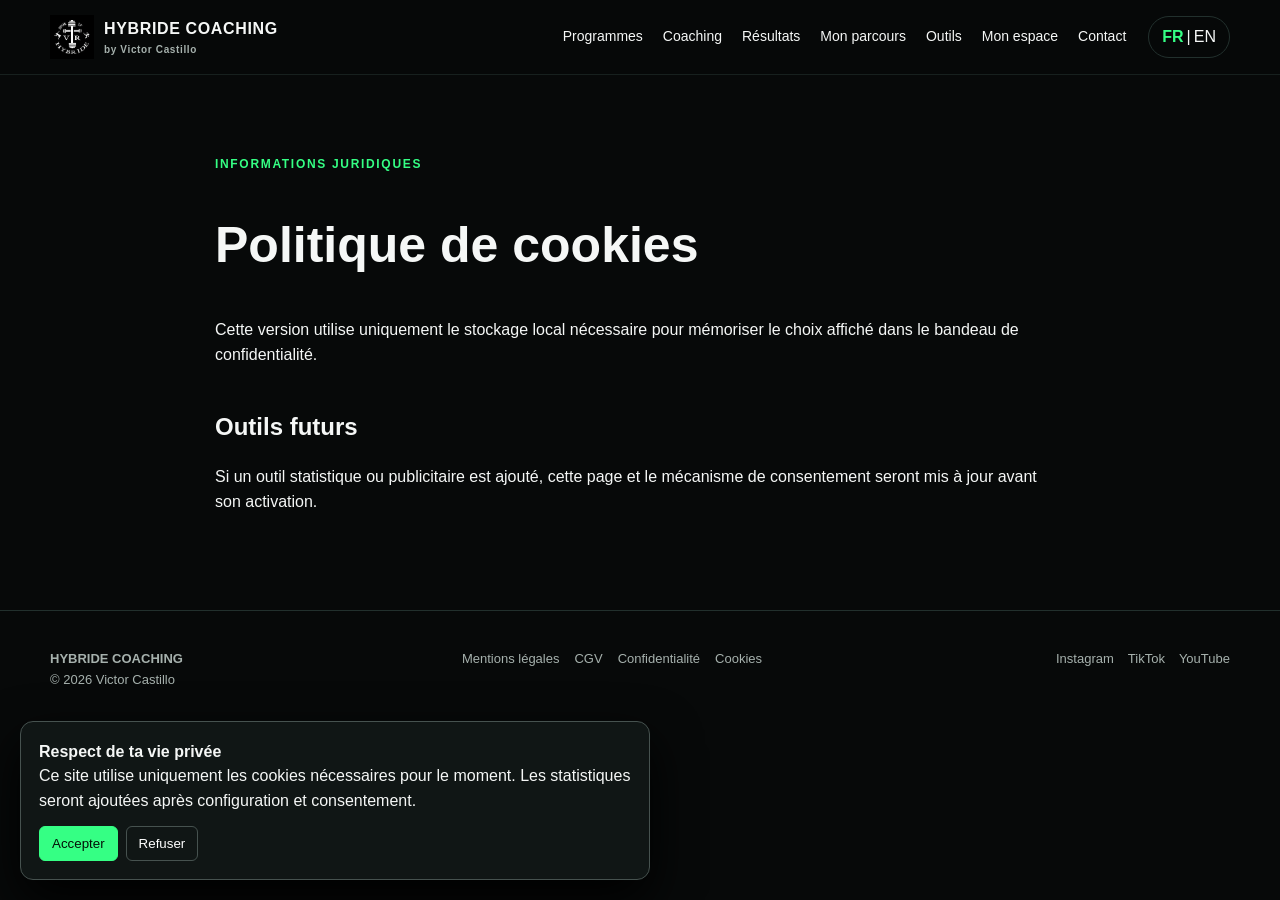
<file: cookies.html>
<!doctype html><html lang="fr"><head><meta charset="utf-8"><meta name="viewport" content="width=device-width,initial-scale=1"><title>Politique de cookies - Hybride Coaching</title><link rel="stylesheet" href="style.css"></head><body><header class="top"><nav class="nav wrap"><a class="brand" href="index.html"><img src="assets/logo.webp" alt="Logo Hybride Coaching"><span>HYBRIDE COACHING<small>by Victor Castillo</small></span></a><div class="links"><a href="index.html#programmes">Programmes</a><a href="index.html#coaching">Coaching</a><a href="index.html#resultats">Résultats</a><a href="index.html#parcours">Mon parcours</a><a href="outils.html">Outils</a><a href="espace.html">Mon espace</a><a href="index.html#contact">Contact</a></div><span class="lang"></span><button class="menu" aria-label="Ouvrir le menu">☰</button></nav></header><main class="wrap legal-page"><div class="eyebrow">INFORMATIONS JURIDIQUES</div><h1>Politique de cookies</h1><p>Cette version utilise uniquement le stockage local nécessaire pour mémoriser le choix affiché dans le bandeau de confidentialité.</p><h2>Outils futurs</h2><p>Si un outil statistique ou publicitaire est ajouté, cette page et le mécanisme de consentement seront mis à jour avant son activation.</p></main><footer class="footer"><div class="wrap footer-row"><div><b>HYBRIDE COACHING</b><br>© 2026 Victor Castillo</div><div class="legal"><a href="mentions-legales.html">Mentions légales</a><a href="cgv.html">CGV</a><a href="confidentialite.html">Confidentialité</a><a href="cookies.html">Cookies</a></div><div class="socials"><a href="https://www.instagram.com/sportifhybride" target="_blank" rel="noopener">Instagram</a><a href="https://www.tiktok.com/@sportifhybride" target="_blank" rel="noopener">TikTok</a><a href="https://www.youtube.com/@victor800m" target="_blank" rel="noopener">YouTube</a></div></div></footer><div class="cookie"><b>Respect de ta vie privée</b><div>Ce site utilise uniquement les cookies nécessaires pour le moment. Les statistiques seront ajoutées après configuration et consentement.</div><div class="cookie-actions"><button class="ok" data-cookie="necessary">Accepter</button><button data-cookie="refused">Refuser</button></div></div><script src="script.js"></script></body></html>
</file>
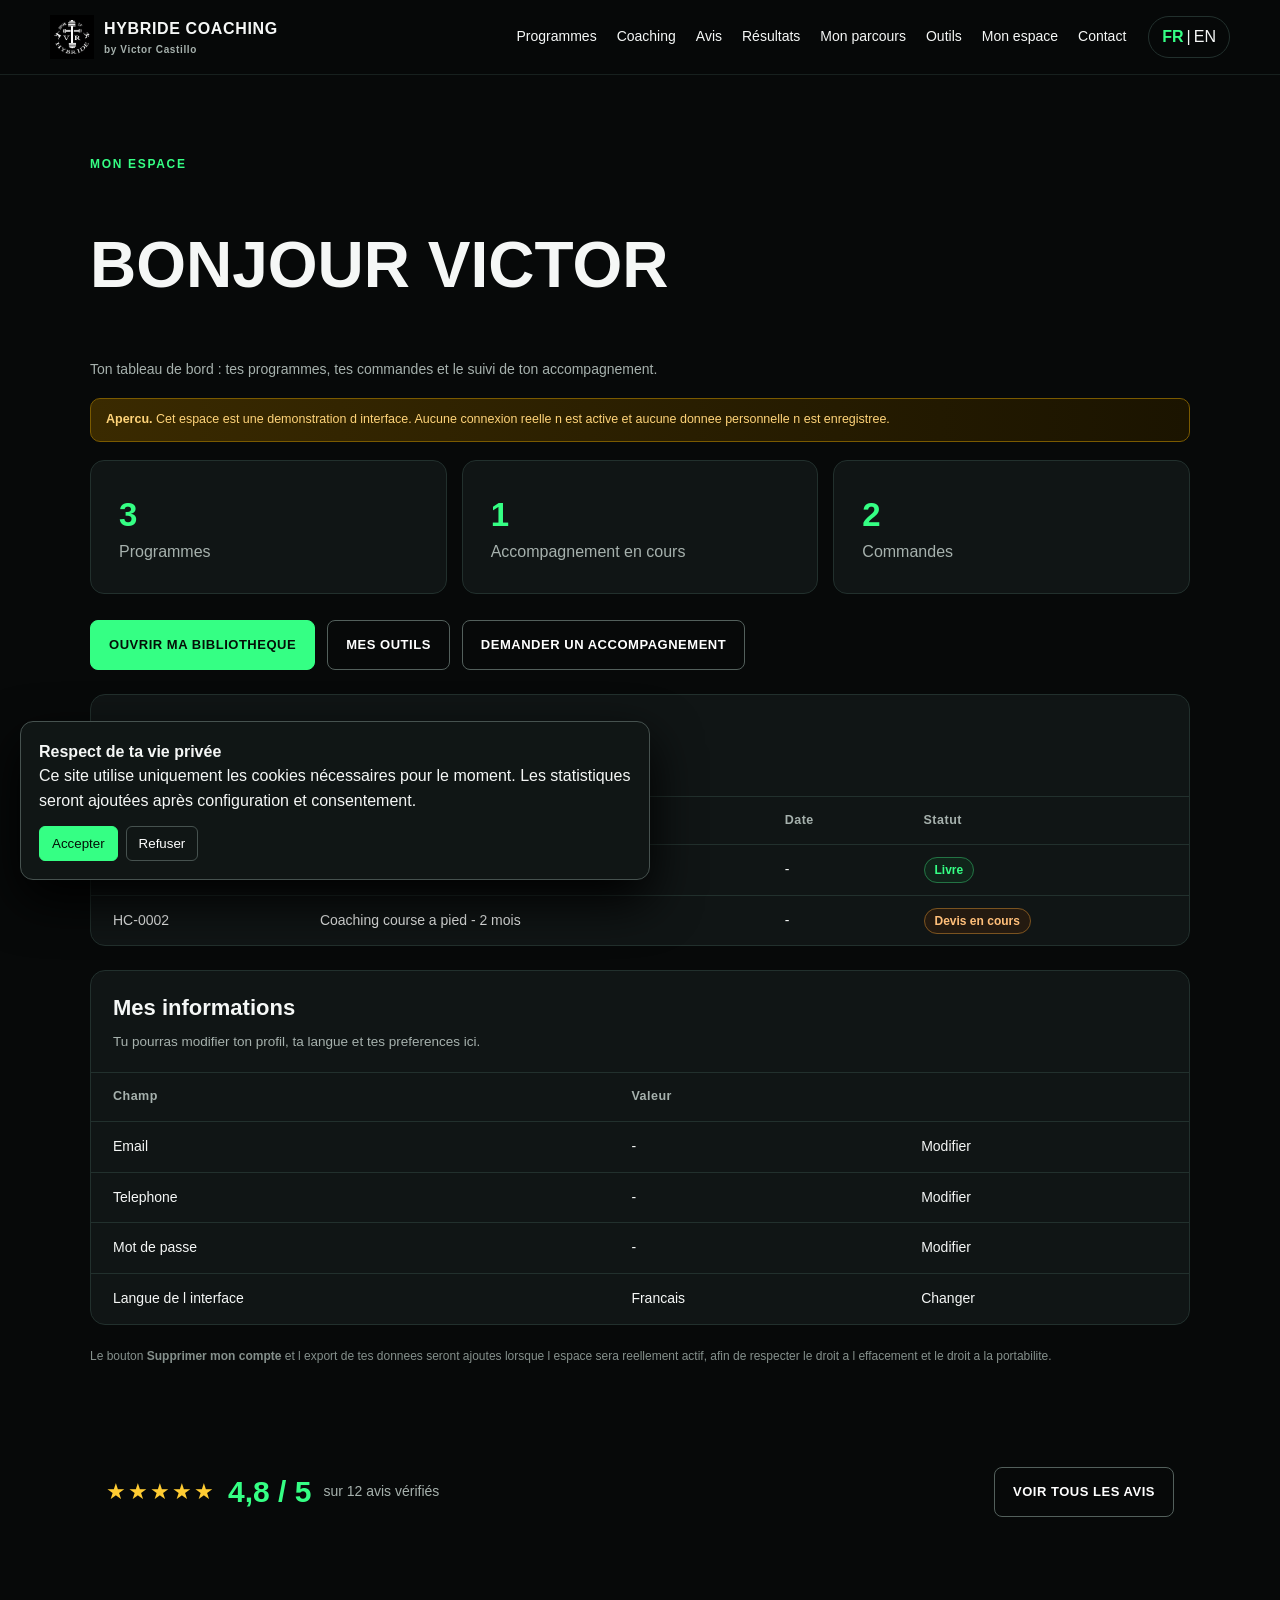
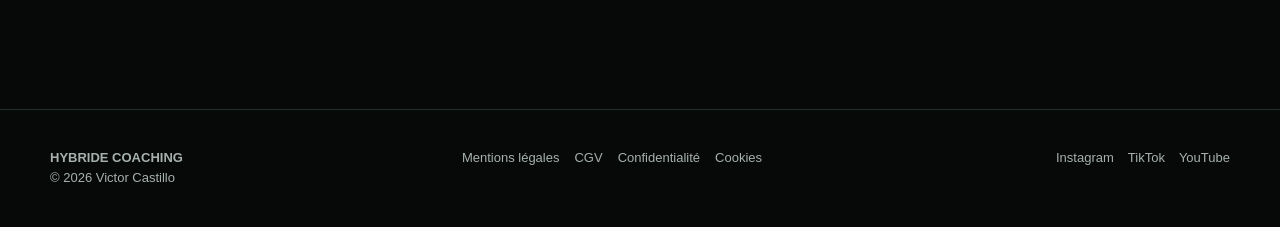
<file: espace.html>
<!doctype html><html lang="fr"><head><meta charset="utf-8"><meta name="viewport" content="width=device-width,initial-scale=1"><title>Tableau de bord - Hybride Coaching</title><meta name="robots" content="noindex"><link rel="stylesheet" href="style.css"></head><body><header class="top"><nav class="nav wrap"><a class="brand" href="index.html"><img src="assets/logo.webp" alt="Logo Hybride Coaching"><span>HYBRIDE COACHING<small>by Victor Castillo</small></span></a><div class="links"><a href="index.html#programmes">Programmes</a><a href="index.html#coaching">Coaching</a><a href="avis.html">Avis</a><a href="index.html#resultats">Résultats</a><a href="index.html#parcours">Mon parcours</a><a href="outils.html">Outils</a><a href="espace.html">Mon espace</a><a href="index.html#contact">Contact</a></div><span class="lang"></span><button class="menu" aria-label="Ouvrir le menu">☰</button></nav></header>
<main class="wrap legal-page" style="max-width:1100px">
<div class="eyebrow">MON ESPACE</div><h1 style="font-size:clamp(38px,6vw,64px)">BONJOUR VICTOR</h1>
<p class="muted" style="max-width:680px">Ton tableau de bord : tes programmes, tes commandes et le suivi de ton accompagnement.</p>

<div class="warn"><b>Apercu.</b> Cet espace est une demonstration d interface. Aucune connexion reelle n est active et aucune donnee personnelle n est enregistree.</div>

<div class="proofs">
  <div class="proof"><strong>3</strong><span>Programmes</span></div>
  <div class="proof"><strong>1</strong><span>Accompagnement en cours</span></div>
  <div class="proof"><strong>2</strong><span>Commandes</span></div>
</div>

<div class="buttons" style="margin-top:26px">
  <a class="btn" href="bibliotheque.html">OUVRIR MA BIBLIOTHEQUE</a>
  <a class="btn alt" href="outils.html">MES OUTILS</a>
  <a class="btn alt" href="index.html#coaching">DEMANDER UN ACCOMPAGNEMENT</a>
</div>

<div class="orders">
  <div class="head"><h3>Mes commandes</h3><p class="muted" style="font-size:13.5px;margin:6px 0 0">Historique de tes achats et de tes demandes de devis.</p></div>
  <table>
    <thead><tr><th>Reference</th><th>Produit</th><th>Date</th><th>Statut</th></tr></thead>
    <tbody>
      <tr><td>HC-0001</td><td>Programme Force</td><td>-</td><td><span class="status-pill">Livre</span></td></tr>
      <tr><td>HC-0002</td><td>Coaching course a pied - 2 mois</td><td>-</td><td><span class="status-pill wait">Devis en cours</span></td></tr>
    </tbody>
  </table>
</div>

<div class="orders">
  <div class="head"><h3>Mes informations</h3><p class="muted" style="font-size:13.5px;margin:6px 0 0">Tu pourras modifier ton profil, ta langue et tes preferences ici.</p></div>
  <table>
    <thead><tr><th>Champ</th><th>Valeur</th><th></th></tr></thead>
    <tbody>
      <tr><td>Email</td><td>-</td><td>Modifier</td></tr>
      <tr><td>Telephone</td><td>-</td><td>Modifier</td></tr>
      <tr><td>Mot de passe</td><td>-</td><td>Modifier</td></tr>
      <tr><td>Langue de l interface</td><td>Francais</td><td>Changer</td></tr>
    </tbody>
  </table>
</div>

<p class="notice" style="margin-top:22px">Le bouton <b>Supprimer mon compte</b> et l export de tes donnees seront ajoutes lorsque l espace sera reellement actif, afin de respecter le droit a l effacement et le droit a la portabilite.</p>
<section class="section wrap"><div class="avistop"><div class="note"><span class="stars">★★★★★</span><b>4,8 / 5</b><span class="muted">sur 12 avis vérifiés</span></div><a class="btn alt" href="avis.html">VOIR TOUS LES AVIS</a></div></section>
</main><footer class="footer"><div class="wrap footer-row"><div><b>HYBRIDE COACHING</b><br>© 2026 Victor Castillo</div><div class="legal"><a href="mentions-legales.html">Mentions légales</a><a href="cgv.html">CGV</a><a href="confidentialite.html">Confidentialité</a><a href="cookies.html">Cookies</a></div><div class="socials"><a href="https://www.instagram.com/sportifhybride" target="_blank" rel="noopener">Instagram</a><a href="https://www.tiktok.com/@sportifhybride" target="_blank" rel="noopener">TikTok</a><a href="https://www.youtube.com/@victor800m" target="_blank" rel="noopener">YouTube</a></div></div></footer><div class="cookie"><b>Respect de ta vie privée</b><div>Ce site utilise uniquement les cookies nécessaires pour le moment. Les statistiques seront ajoutées après configuration et consentement.</div><div class="cookie-actions"><button class="ok" data-cookie="necessary">Accepter</button><button data-cookie="refused">Refuser</button></div></div><script src="script.js"></script></body></html>
</file>
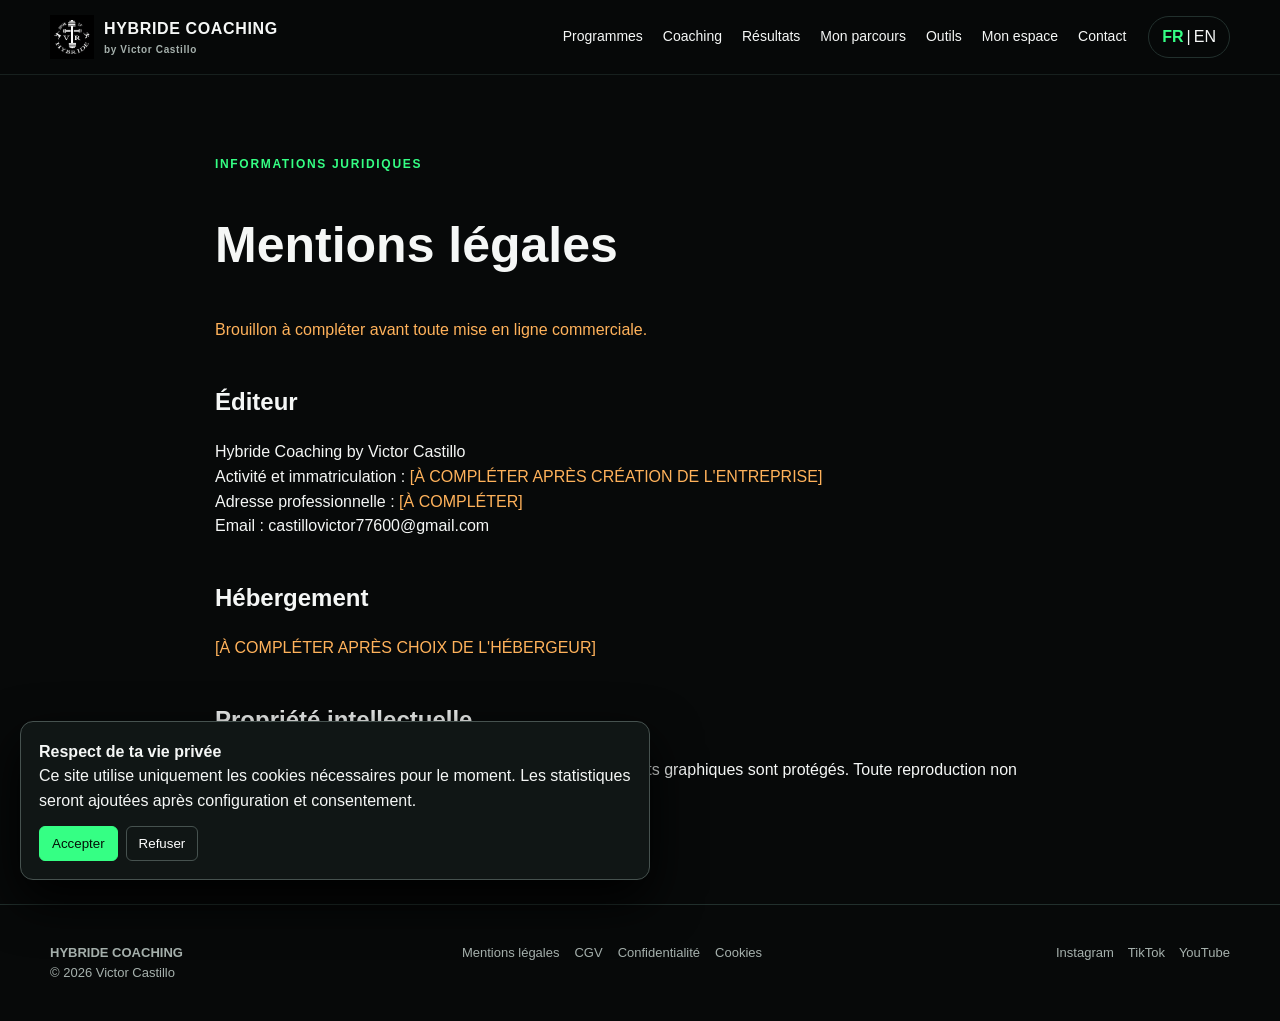
<file: mentions-legales.html>
<!doctype html><html lang="fr"><head><meta charset="utf-8"><meta name="viewport" content="width=device-width,initial-scale=1"><title>Mentions légales - Hybride Coaching</title><link rel="stylesheet" href="style.css"></head><body><header class="top"><nav class="nav wrap"><a class="brand" href="index.html"><img src="assets/logo.webp" alt="Logo Hybride Coaching"><span>HYBRIDE COACHING<small>by Victor Castillo</small></span></a><div class="links"><a href="index.html#programmes">Programmes</a><a href="index.html#coaching">Coaching</a><a href="index.html#resultats">Résultats</a><a href="index.html#parcours">Mon parcours</a><a href="outils.html">Outils</a><a href="espace.html">Mon espace</a><a href="index.html#contact">Contact</a></div><span class="lang"></span><button class="menu" aria-label="Ouvrir le menu">☰</button></nav></header><main class="wrap legal-page"><div class="eyebrow">INFORMATIONS JURIDIQUES</div><h1>Mentions légales</h1><p class="placeholder">Brouillon à compléter avant toute mise en ligne commerciale.</p><h2>Éditeur</h2><p>Hybride Coaching by Victor Castillo<br>Activité et immatriculation : <span class="placeholder">[À COMPLÉTER APRÈS CRÉATION DE L'ENTREPRISE]</span><br>Adresse professionnelle : <span class="placeholder">[À COMPLÉTER]</span><br>Email : castillovictor77600@gmail.com</p><h2>Hébergement</h2><p><span class="placeholder">[À COMPLÉTER APRÈS CHOIX DE L'HÉBERGEUR]</span></p><h2>Propriété intellectuelle</h2><p>Les contenus, textes, photos, vidéos, programmes et éléments graphiques sont protégés. Toute reproduction non autorisée est interdite.</p></main><footer class="footer"><div class="wrap footer-row"><div><b>HYBRIDE COACHING</b><br>© 2026 Victor Castillo</div><div class="legal"><a href="mentions-legales.html">Mentions légales</a><a href="cgv.html">CGV</a><a href="confidentialite.html">Confidentialité</a><a href="cookies.html">Cookies</a></div><div class="socials"><a href="https://www.instagram.com/sportifhybride" target="_blank" rel="noopener">Instagram</a><a href="https://www.tiktok.com/@sportifhybride" target="_blank" rel="noopener">TikTok</a><a href="https://www.youtube.com/@victor800m" target="_blank" rel="noopener">YouTube</a></div></div></footer><div class="cookie"><b>Respect de ta vie privée</b><div>Ce site utilise uniquement les cookies nécessaires pour le moment. Les statistiques seront ajoutées après configuration et consentement.</div><div class="cookie-actions"><button class="ok" data-cookie="necessary">Accepter</button><button data-cookie="refused">Refuser</button></div></div><script src="script.js"></script></body></html>
</file>
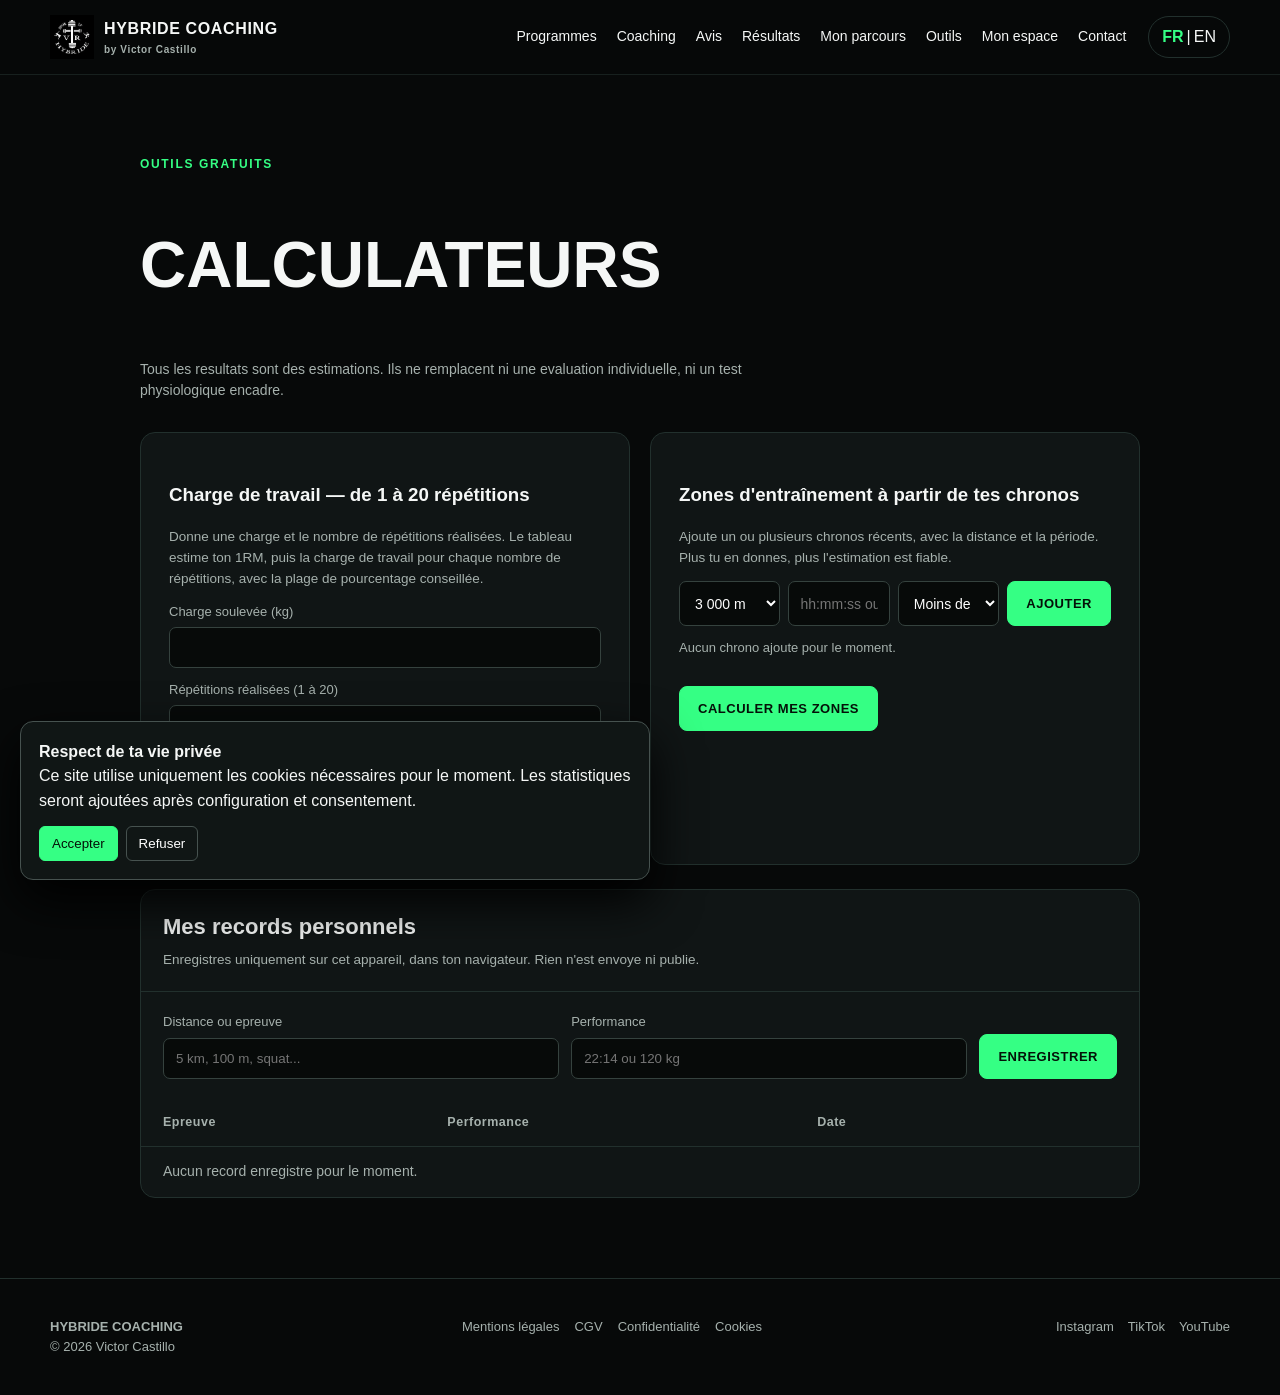
<file: outils.html>
<!doctype html><html lang="fr"><head><meta charset="utf-8"><meta name="viewport" content="width=device-width,initial-scale=1"><title>Outils - Hybride Coaching</title><meta name="description" content="Calculateur de 1RM, zones d'allure de course et suivi de tes records personnels."><link rel="stylesheet" href="style.css"></head><body><header class="top"><nav class="nav wrap"><a class="brand" href="index.html"><img src="assets/logo.webp" alt="Logo Hybride Coaching"><span>HYBRIDE COACHING<small>by Victor Castillo</small></span></a><div class="links"><a href="index.html#programmes">Programmes</a><a href="index.html#coaching">Coaching</a><a href="avis.html">Avis</a><a href="index.html#resultats">Résultats</a><a href="index.html#parcours">Mon parcours</a><a href="outils.html">Outils</a><a href="espace.html">Mon espace</a><a href="index.html#contact">Contact</a></div><span class="lang"></span><button class="menu" aria-label="Ouvrir le menu">☰</button></nav></header>
<main class="wrap legal-page" style="max-width:1000px">
<div class="eyebrow">OUTILS GRATUITS</div><h1 style="font-size:clamp(38px,6vw,64px)">CALCULATEURS</h1>
<p class="muted" style="max-width:680px">Tous les resultats sont des estimations. Ils ne remplacent ni une evaluation individuelle, ni un test physiologique encadre.</p>

<div class="tools" style="margin-top:30px">
  <div class="tool">
    <h3>Charge de travail — de 1 à 20 répétitions</h3>
    <p class="hint muted" style="font-size:13.5px;margin:0 0 10px">Donne une charge et le nombre de répétitions réalisées. Le tableau estime ton 1RM, puis la charge de travail pour chaque nombre de répétitions, avec la plage de pourcentage conseillée.</p>
    <label for="rmWeight">Charge soulevée (kg)</label><input id="rmWeight" type="number" min="1" step="0.5">
    <label for="rmReps">Répétitions réalisées (1 à 20)</label><input id="rmReps" type="number" min="1" max="20">
    <div class="buttons"><button class="btn" id="rmBtn" type="button">CALCULER</button></div>
    <div class="result" id="rmOut"></div>
    <div id="rmTable"></div>
  </div>

  <div class="tool">
    <h3>Zones d'entraînement à partir de tes chronos</h3>
    <p class="hint muted" style="font-size:13.5px;margin:0 0 10px">Ajoute un ou plusieurs chronos récents, avec la distance et la période. Plus tu en donnes, plus l'estimation est fiable.</p>
    <div class="perfrow">
      <select id="perfDist">
        <option value="1">1 km</option><option value="1.5">1 500 m</option><option value="3" selected>3 000 m</option>
        <option value="5">5 km</option><option value="10">10 km</option><option value="21.1">Semi-marathon</option><option value="42.195">Marathon</option>
      </select>
      <input id="perfTime" placeholder="hh:mm:ss ou mm:ss">
      <select id="perfWhen">
        <option value="0">Moins de 3 semaines</option>
        <option value="1">1 à 3 mois</option>
        <option value="2">Plus de 3 mois</option>
      </select>
      <button class="btn" id="addPerf" type="button">AJOUTER</button>
    </div>
    <div id="perfList" class="perflist"></div>
    <div class="buttons"><button class="btn" id="zBtn" type="button">CALCULER MES ZONES</button></div>
    <div class="result" id="zOut" style="font-size:15px;line-height:1.8;font-weight:600"></div>
  </div>
</div>

<div class="orders">
  <div class="head"><h3>Mes records personnels</h3><p class="muted" style="font-size:13.5px;margin:6px 0 0">Enregistres uniquement sur cet appareil, dans ton navigateur. Rien n'est envoye ni publie.</p></div>
  <div style="padding:20px 22px;display:grid;grid-template-columns:1fr 1fr auto;gap:12px;align-items:end">
    <div><label for="prDist" class="muted" style="display:block;font-size:13px;margin-bottom:5px">Distance ou epreuve</label><input id="prDist" placeholder="5 km, 100 m, squat..."></div>
    <div><label for="prTime" class="muted" style="display:block;font-size:13px;margin-bottom:5px">Performance</label><input id="prTime" placeholder="22:14 ou 120 kg"></div>
    <button class="btn" id="prAdd" type="button">ENREGISTRER</button>
  </div>
  <table><thead><tr><th>Epreuve</th><th>Performance</th><th>Date</th><th></th></tr></thead><tbody id="prBody"></tbody></table>
</div>
</main><footer class="footer"><div class="wrap footer-row"><div><b>HYBRIDE COACHING</b><br>© 2026 Victor Castillo</div><div class="legal"><a href="mentions-legales.html">Mentions légales</a><a href="cgv.html">CGV</a><a href="confidentialite.html">Confidentialité</a><a href="cookies.html">Cookies</a></div><div class="socials"><a href="https://www.instagram.com/sportifhybride" target="_blank" rel="noopener">Instagram</a><a href="https://www.tiktok.com/@sportifhybride" target="_blank" rel="noopener">TikTok</a><a href="https://www.youtube.com/@victor800m" target="_blank" rel="noopener">YouTube</a></div></div></footer><div class="cookie"><b>Respect de ta vie privée</b><div>Ce site utilise uniquement les cookies nécessaires pour le moment. Les statistiques seront ajoutées après configuration et consentement.</div><div class="cookie-actions"><button class="ok" data-cookie="necessary">Accepter</button><button data-cookie="refused">Refuser</button></div></div><script src="script.js"></script></body></html>
</file>
<file: style.css>
:root{--bg:#070909;--panel:#101515;--line:#22302d;--text:#f5f7f6;--muted:#a6b1ad;--green:#35ff84;--blue:#278cff;--red:#e52935;--max:1180px}*{box-sizing:border-box}html{scroll-behavior:smooth}body{margin:0;background:var(--bg);color:var(--text);font-family:Inter,Arial,sans-serif;line-height:1.55}a{color:inherit;text-decoration:none}img{display:block;width:100%}.wrap{width:min(var(--max),calc(100% - 32px));margin:auto}.top{position:sticky;top:0;z-index:30;background:#070909e8;backdrop-filter:blur(16px);border-bottom:1px solid #17201e}.nav{height:74px;display:flex;align-items:center;gap:22px}.brand{display:flex;align-items:center;gap:10px;font-weight:900;letter-spacing:.04em}.brand img{width:44px;height:44px;object-fit:contain;filter:invert(1)}.brand small{display:block;color:var(--muted);font-size:10px;font-weight:600}.links{display:flex;gap:20px;margin-left:auto;font-size:14px}.lang{border:1px solid var(--line);padding:8px 10px;border-radius:99px}.menu{display:none;margin-left:auto;border:0;background:none;color:white;font-size:25px}.hero{min-height:84vh;display:grid;grid-template-columns:1.05fr .95fr;align-items:center;gap:40px;padding:64px 0}.eyebrow{color:var(--green);font-weight:800;letter-spacing:.14em;font-size:12px}.hero h1,.title{font-size:clamp(45px,7vw,92px);line-height:.94;letter-spacing:-.055em;margin:15px 0 22px}.hero p{font-size:clamp(18px,2vw,24px);color:#c9d2cf;max-width:670px}.buttons{display:flex;gap:12px;flex-wrap:wrap;margin-top:28px}.btn{display:inline-flex;align-items:center;justify-content:center;padding:14px 18px;border-radius:8px;background:var(--green);color:#041108;font-weight:900;font-size:13px;letter-spacing:.04em;border:1px solid var(--green)}.btn.alt{background:transparent;color:white;border-color:#53605c}.hero-media{position:relative}.hero-media:before{content:'';position:absolute;inset:14% 0 0 22%;background:linear-gradient(140deg,rgba(39,140,255,.16),rgba(53,255,132,.10));filter:blur(60px);opacity:1;border-radius:50%}.hero-media img{position:relative;height:680px;object-fit:cover;border-radius:20px;object-position:center 32%;filter:saturate(.9) contrast(1.06)}.tag{position:absolute;left:-22px;bottom:25px;background:#0a0d0ceb;border:1px solid #34413d;padding:17px;border-radius:12px;font-weight:800}.section{padding:90px 0}.section-head{display:flex;justify-content:space-between;gap:30px;align-items:end;margin-bottom:35px}.section h2{font-size:clamp(34px,5vw,64px);line-height:1;letter-spacing:-.04em;margin:8px 0}.section-head p{color:var(--muted);max-width:520px}.grid{display:grid;grid-template-columns:repeat(2,1fr);gap:18px}.card{position:relative;min-height:480px;border:1px solid var(--line);border-radius:16px;overflow:hidden;background:var(--panel)}.card img{position:absolute;inset:0;width:100%;height:100%;object-fit:cover}.card:after{content:'';position:absolute;inset:0;background:linear-gradient(180deg,transparent 25%,#060908 92%)}.card-body{position:absolute;z-index:5;inset:auto 25px 25px}.num{font-size:14px;color:var(--green);font-weight:900;letter-spacing:.14em}.card h3{font-size:clamp(27px,3vw,45px);line-height:1;margin:8px 0 18px}.card a{font-size:13px;font-weight:900}.card.wide{grid-column:1/-1;min-height:530px}.pill{display:inline-block;padding:7px 10px;background:#10241a;border:1px solid #237344;color:var(--green);border-radius:99px;font-weight:800}.proofs{display:grid;grid-template-columns:repeat(3,1fr);gap:15px}.proof{padding:28px;background:var(--panel);border:1px solid var(--line);border-radius:14px}.proof strong{font-size:33px;display:block;color:var(--green)}.proof span{color:var(--muted)}.notice{color:#85908c;font-size:12px;margin-top:14px}.split{display:grid;grid-template-columns:.9fr 1.1fr;gap:50px;align-items:center}.split img{height:580px;object-fit:cover;border-radius:16px}.copy h2{font-size:clamp(38px,5vw,66px);line-height:1;margin:10px 0 24px}.copy p{color:#bcc5c2;font-size:18px}.values{display:flex;gap:10px;flex-wrap:wrap;margin:25px 0}.values span{border:1px solid var(--line);padding:8px 10px;border-radius:99px}.prozis{background:linear-gradient(120deg,#7b1018,#e92936);border-radius:18px;padding:42px;display:flex;justify-content:space-between;gap:25px;align-items:center}.prozis h2{margin:0;font-size:clamp(34px,5vw,65px)}.prozis .btn{background:white;border-color:white;color:#830d17}.tools{display:grid;grid-template-columns:1fr 1fr;gap:20px}.tool{background:var(--panel);border:1px solid var(--line);padding:28px;border-radius:15px}.tool label{display:block;color:var(--muted);font-size:13px;margin:12px 0 5px}.tool input,.tool select,.contact input,.contact textarea{width:100%;background:#070a09;border:1px solid #35423e;color:white;padding:12px;border-radius:7px}.result{margin-top:17px;color:var(--green);font-size:24px;font-weight:900}.contact{display:grid;grid-template-columns:1fr 1fr;gap:15px}.contact textarea{min-height:150px;grid-column:1/-1}.contact .btn{cursor:pointer}.footer{border-top:1px solid var(--line);padding:38px 0;color:var(--muted);font-size:13px}.footer-row{display:flex;justify-content:space-between;gap:25px;flex-wrap:wrap}.legal a{margin-right:15px}.cookie{position:fixed;z-index:50;left:20px;right:20px;bottom:20px;max-width:630px;background:#101615;border:1px solid #46524f;padding:18px;border-radius:13px;box-shadow:0 20px 50px #000;display:none}.cookie.show{display:block}.cookie-actions{display:flex;gap:8px;margin-top:12px}.cookie button{padding:9px 12px;border-radius:6px;border:1px solid #46524f;background:transparent;color:white}.cookie .ok{background:var(--green);color:#041108;border-color:var(--green)}.legal-page{max-width:850px;padding:80px 0}.legal-page h1{font-size:50px}.legal-page h2{margin-top:40px}.placeholder{color:#ffb25b}.socials{display:flex;gap:14px;flex-wrap:wrap}
@media(max-width:800px){.links{display:none}.menu{display:block}.links.open{display:flex;position:absolute;top:74px;left:0;right:0;background:#090c0b;padding:20px;flex-direction:column}.hero{grid-template-columns:1fr;padding:40px 0}.hero-media{order:-1}.hero-media img{height:460px}.tag{left:10px}.section{padding:65px 0}.section-head,.split{display:block}.grid,.proofs,.tools,.contact{grid-template-columns:1fr}.card.wide{grid-column:auto}.split img{height:460px;margin-bottom:30px}.prozis{display:block}.prozis .btn{margin-top:20px}.contact textarea{grid-column:auto}.brand span{font-size:13px}.hero h1{font-size:49px}}


/* v2 : espace membre */
.warn{background:linear-gradient(90deg,#3a2a00,#1b1400);border:1px solid #7a5a00;color:#ffd479;font-size:12.5px;padding:11px 15px;border-radius:10px;margin:18px 0;line-height:1.55}
.auth{display:grid;grid-template-columns:1fr 1fr;gap:20px;margin-top:24px}
.auth .tool{padding:30px}
.auth h3{font-size:26px;margin:0 0 6px}
.auth p.hint{color:var(--muted);font-size:13.5px;margin:0 0 18px}
.auth label{display:block;color:var(--muted);font-size:13px;margin:12px 0 5px}
.auth input{width:100%;background:#070a09;border:1px solid #35423e;color:white;padding:12px;border-radius:7px}
.auth .row{display:flex;gap:10px}
.auth .row>div{flex:1}
.auth .mini{font-size:12.5px;color:var(--muted);margin-top:14px}
.auth .mini a{color:var(--green);font-weight:700}
fieldset{border:0;padding:0;margin:0}
.lib{display:grid;grid-template-columns:repeat(3,1fr);gap:18px;margin-top:24px}
.item{border:1px solid var(--line);border-radius:15px;overflow:hidden;background:var(--panel);display:flex;flex-direction:column}
.item img{height:190px;object-fit:cover;filter:brightness(.75) saturate(.9)}
.item-body{padding:20px;display:flex;flex-direction:column;gap:10px;flex:1}
.item-body h3{margin:0;font-size:21px;line-height:1.1}
.item-body p{margin:0;color:var(--muted);font-size:13.5px}
.item-body .btn{align-self:flex-start;margin-top:auto}
.badge{display:inline-block;font-size:11px;font-weight:900;letter-spacing:.08em;padding:5px 9px;border-radius:99px;background:#10241a;border:1px solid #237344;color:var(--green)}
.badge.soon{background:#241a10;border-color:#7a5320;color:#ffbf7a}
.orders{margin-top:24px;border:1px solid var(--line);border-radius:15px;background:var(--panel);overflow:hidden}
.orders .head{padding:20px 22px;border-bottom:1px solid var(--line)}
.orders .head h3{margin:0;font-size:22px}
.orders table{width:100%;border-collapse:collapse;font-size:14px}
.orders th,.orders td{text-align:left;padding:14px 22px;border-bottom:1px solid var(--line)}
.orders th{color:var(--muted);font-weight:600;font-size:12.5px;letter-spacing:.04em}
.orders tr:last-child td{border-bottom:0}
.orders input{width:100%;background:#070a09;border:1px solid #35423e;color:white;padding:12px;border-radius:7px}
.status-pill{font-size:12px;font-weight:800;padding:5px 10px;border-radius:99px;background:#10241a;border:1px solid #237344;color:var(--green)}
.status-pill.wait{background:#241a10;border-color:#7a5320;color:#ffbf7a}
.tabs{display:flex;gap:8px;flex-wrap:wrap;margin:26px 0 6px}
.tabs button{padding:10px 15px;border-radius:99px;border:1px solid var(--line);background:transparent;color:var(--muted);font-weight:800;font-size:13px;cursor:pointer}
.tabs button.on{background:var(--green);border-color:var(--green);color:#041108}
.panel-off{display:none}
.muted{color:var(--muted)}
@media(max-width:800px){.auth,.lib{grid-template-columns:1fr}.orders th:nth-child(3),.orders td:nth-child(3){display:none}.auth .row{flex-direction:column}}
/* v3 — ajouts */
.bigline{font-size:clamp(20px,2.6vw,30px);font-weight:900;letter-spacing:.06em;color:var(--green);margin:6px 0 14px}
.philo{max-width:640px;font-size:17px;color:#c9d2cf;border-left:3px solid var(--green);padding-left:16px}

.counterbox{background:linear-gradient(120deg,#0d1b16,#0a0f14);border:1px solid var(--line);border-radius:18px;padding:34px;display:grid;gap:22px}
.counterbox h2{font-size:clamp(30px,5vw,58px);line-height:1;margin:6px 0 10px}
.counterbox h2 span{color:var(--green)}
.counterbox p{color:var(--muted);margin:0}
.counterbar{height:9px;background:#0a0f0d;border:1px solid var(--line);border-radius:99px;overflow:hidden}
.counterfill{height:100%;width:0;background:linear-gradient(90deg,var(--green),var(--blue));transition:width 1.2s ease}

.avistop{display:flex;justify-content:space-between;gap:20px;align-items:center;flex-wrap:wrap;margin-bottom:22px}
.note{display:flex;align-items:center;gap:12px;flex-wrap:wrap}
.note b{font-size:30px;color:var(--green)}
.stars{color:#ffcc33;font-size:22px;letter-spacing:2px}
.muted{color:var(--muted);font-size:14px}
.avislist{display:grid;grid-template-columns:repeat(3,1fr);gap:16px}
.avis{margin:0;background:var(--panel);border:1px solid var(--line);border-radius:14px;padding:24px}
.avis blockquote{margin:0 0 16px;font-size:16px;color:#dbe3e0;font-style:italic}
.avis figcaption{display:flex;flex-direction:column;font-size:13px;color:var(--muted)}
.avis figcaption b{color:var(--text);font-size:15px;font-style:normal}

.proof small{display:block;color:#7f8b87;font-size:12px;margin-top:8px}

.socials.big{display:grid;grid-template-columns:repeat(3,1fr);gap:12px;margin:26px 0}
.social{display:flex;align-items:center;justify-content:center;padding:16px 12px;border-radius:10px;font-weight:900;font-size:13px;letter-spacing:.08em;color:#fff;border:1px solid transparent}
.social.insta{background:linear-gradient(120deg,#f9593b,#c32aa3,#7b3ff2)}
.social.tiktok{background:linear-gradient(120deg,#00f2ea,#0f0f0f 60%,#ff0050)}
.social.yt{background:#ff1a1a}
.social:hover{filter:brightness(1.12)}
.faith{border-left:3px solid var(--blue);padding-left:16px;color:#c9d2cf}

@media(max-width:800px){.avislist,.socials.big{grid-template-columns:1fr}.counterbox{padding:24px}}

.pills{display:flex;gap:8px;flex-wrap:wrap;margin:4px 0 14px}
.pill-blue{background:#0d1c2e;border-color:#2a6db5;color:#7db6ff}
.pill-grey{background:#171b1a;border-color:#3d4744;color:#9aa5a1}

.card img
.card.wide img
.pill-track{background:#1c1526;border-color:#5b3f7a;color:#c39bff}

/* v5 — formules d'accompagnement */
.offres{position:relative;z-index:6;display:grid;grid-template-columns:repeat(3,1fr);gap:14px;margin:18px 0 8px;background:#070909;padding:14px;border-radius:16px}
.offre{position:relative;z-index:7;background:#0c1211;border:1px solid var(--line);border-radius:14px;padding:20px}
.offre.best{border-color:var(--green);background:#0d1a13}
.offre .tag{position:absolute;top:-11px;left:16px;display:inline-block;background:#0c1211;color:var(--green);border:1px solid var(--green);font-size:10.5px;font-weight:900;letter-spacing:.08em;padding:4px 9px;border-radius:99px;line-height:1;z-index:8}
.offre h4{margin:6px 0 8px;font-size:17px;position:relative;z-index:8}
.offre .prix{font-size:30px;font-weight:900;color:var(--green);line-height:1}
.offre .prix span{font-size:13px;color:var(--muted);font-weight:600}
.offre p{margin:10px 0 0;font-size:13.5px;line-height:1.5;position:relative;z-index:8}
.offre .eco{color:var(--green);font-weight:800;font-size:13px;border-top:1px solid var(--line);padding-top:10px;margin-top:12px;position:relative;z-index:8}
/* v5 — calculateurs */
.perfrow{display:grid;grid-template-columns:1fr 1fr 1fr auto;gap:8px;margin:12px 0}
.perfrow select,.perfrow input{background:#070a09;border:1px solid #35423e;color:white;padding:11px;border-radius:7px;font-size:14px}
.perflist{margin-top:6px}
.perfitem{display:flex;justify-content:space-between;align-items:center;gap:12px;padding:10px 12px;background:#0c1211;border:1px solid var(--line);border-radius:8px;margin-bottom:7px;font-size:14px}
.perfdel{background:none;border:0;color:#ff9a9a;cursor:pointer;font-weight:800;font-size:12.5px}
.rmtab{width:100%;border-collapse:collapse;font-size:13.5px;min-width:520px}
.rmtab th{text-align:left;padding:9px 10px;border-bottom:1px solid var(--line);color:var(--muted);font-size:12px;letter-spacing:.06em;text-transform:uppercase}
.rmtab td{padding:9px 10px;border-bottom:1px solid #17201e}
.rmtab tr.rowactive{background:#0f2418}
.rmtab tr.rowactive td:first-child{color:var(--green)}
.zone{padding:9px 0;border-bottom:1px solid #17201e;display:grid;grid-template-columns:190px 200px 1fr;gap:14px;align-items:baseline}
.zonepace{color:var(--green);font-weight:800;font-family:ui-monospace,monospace}
.zonehint{font-size:13px}
.zonehead{margin-bottom:14px;font-size:17px}
.zonehead b{color:var(--green);font-size:22px}
@media(max-width:900px){.offres{grid-template-columns:1fr}}
@media(max-width:800px){.perfrow{grid-template-columns:1fr 1fr}.perfrow .btn{grid-column:1/-1}.zone{grid-template-columns:1fr}}

/* v5 — prix barré et pourcentage d'économie */
.prixbase{display:flex;align-items:center;gap:8px;font-size:14px;color:#7f8b87;margin-bottom:2px}
.prixbase s{text-decoration:line-through;text-decoration-thickness:2px;text-decoration-color:#e52935;color:#96a19d}
.reduc{background:#2a1116;border:1px solid #7b2b34;color:#ff7d8b;font-size:11px;font-weight:900;padding:3px 7px;border-radius:6px;letter-spacing:.04em}
.offre .prix{font-size:30px;font-weight:900;color:var(--green);line-height:1.05;position:relative;z-index:8}
.offre .prix span{font-size:13px;color:var(--muted);font-weight:600}

/* v6 - FAQ, avis large, apercu personnalise, nutrition, WhatsApp */
.avis.wide{grid-column:1/-1}
.faqlist{display:grid;gap:10px}
.faq{background:var(--panel);border:1px solid var(--line);border-radius:12px;padding:0}
.faq summary{cursor:pointer;padding:18px 22px;font-weight:800;font-size:16px;list-style:none}
.faq summary::-webkit-details-marker{display:none}
.faq summary:after{content:'+';float:right;color:var(--green);font-size:20px;line-height:1}
.faq[open] summary:after{content:'\2212'}
.faq p{margin:0;padding:0 22px 20px;color:#b6c0bd;font-size:15px;line-height:1.6}
.btn.wa{background:#25d366;border-color:#25d366;color:#053018}
.apercu{display:none;margin-top:26px;background:linear-gradient(120deg,#0d1b16,#0a0f14);border:1px solid var(--green);border-radius:16px;padding:26px}
.apercu.on{display:block}
.apercu h3{font-size:clamp(20px,3vw,28px);margin:6px 0 14px}
.prog{display:grid;gap:8px;margin:14px 0}
.progjour{background:#0a100e;border:1px solid var(--line);border-radius:9px;padding:11px 14px;font-size:14px}
.progjour b{color:var(--green)}
.packbox{margin-top:20px;padding-top:18px;border-top:1px solid var(--line)}
.packbox>b{display:block;margin-bottom:10px}
.packlist{margin:0 0 16px;padding-left:20px;color:#b6c0bd;font-size:14px;line-height:1.7}
.packprix{margin-bottom:14px;font-size:19px}
.packprix b{color:var(--green);font-size:24px}
@media(max-width:800px){.avis.wide{grid-column:auto}}

/* v7 - corrections */
.nowrap{white-space:nowrap}
.offre.best .prix{color:var(--green)}

/* v7 - bloc des formules isole, plus aucune image ne passe derriere */
.offresbloc{position:relative;z-index:20;background:#070909;border:1px solid var(--line);border-radius:18px;padding:26px;margin-top:18px;isolation:isolate}
.offresbloc .offreshead h3{font-size:clamp(22px,3vw,32px);margin:6px 0 8px}
.offresbloc .offreshead p{max-width:640px}
.offresbloc .offres{background:transparent;padding:0;margin-top:20px}
.card{overflow:hidden}
.card-body{z-index:5}


/* v7 : plus aucune tache possible sur les cartes */
.card{overflow:hidden;contain:paint}
.card img{max-width:100%;max-height:100%}
.card.wide .card-body{background:linear-gradient(180deg,rgba(6,9,8,.35),rgba(6,9,8,.96) 42%);border-radius:14px}
.offres{display:grid;grid-template-columns:repeat(3,1fr);gap:12px;margin:18px 0 12px;position:relative;z-index:2}
.offre{background:#0d1211;border:1px solid #2a3634;border-radius:12px;padding:16px;position:static}
.offre.best{border-color:#35ff84;background:#0b1712}
.offre h4{margin:0 0 6px;font-size:15px;color:#c9d2cf;font-weight:700}
.offre .prix{font-size:30px;font-weight:900;color:#35ff84;line-height:1}
.offre p{margin:8px 0 0;font-size:13px}
.offre .eco{color:#35ff84;font-weight:800;font-size:12.5px;white-space:nowrap}
@media(max-width:800px){.offres{grid-template-columns:1fr}}


/* v8 : philosophie d'entrainement */
.philogrid{grid-template-columns:repeat(2,1fr)}
.philogrid .proof{min-height:auto}
.philogrid .proof b{font-size:19px;display:block;margin-bottom:10px;color:var(--green);letter-spacing:.01em}
.philogrid .proof span{color:#bcc5c2;font-size:15px;line-height:1.65}
.philobox{margin-top:22px;border:1px solid var(--line);border-radius:16px;background:var(--panel);padding:30px}
.philobox h3{margin:0 0 8px;font-size:clamp(22px,3vw,32px);letter-spacing:-.02em}
.philobox>p{color:var(--muted);margin:0 0 20px;font-size:15px}
.philolist{display:grid;grid-template-columns:repeat(2,1fr);gap:14px}
.philine{border:1px solid #22302d;border-radius:12px;padding:16px;background:#0b100f}
.philine b{display:block;color:var(--green);font-size:14px;margin-bottom:6px}
.philine span{color:#b6c0bd;font-size:14.5px;line-height:1.6}
@media(max-width:800px){.philogrid,.philolist{grid-template-columns:1fr}}

/* v8 : photos pleine luminosité */
.card img{filter:saturate(.95) contrast(1.03);object-position:center 40%}
.card.wide img{object-position:center 35%}

/* v9 - philosophie : 8 cartes + exemple Fabio */
.philgrid{display:grid;grid-template-columns:repeat(4,1fr);gap:14px}
.philgrid.small{grid-template-columns:repeat(2,1fr);margin-top:18px}
.philcard{background:var(--panel);border:1px solid var(--line);border-radius:14px;padding:22px}
.philcard .num{font-size:12px;color:var(--green);font-weight:900;letter-spacing:.14em}
.philcard h3{font-size:18px;margin:8px 0 10px;line-height:1.15}
.philcard p{margin:0;color:#b6c0bd;font-size:14.5px;line-height:1.55}
.philex{margin-top:34px;background:linear-gradient(120deg,#0c1613,#0a0f14);border:1px solid var(--line);border-radius:16px;padding:30px}
.philex h3{font-size:clamp(22px,3vw,32px);margin:6px 0 12px}
.philex>p{color:var(--muted);max-width:640px}
@media(max-width:1000px){.philgrid{grid-template-columns:repeat(2,1fr)}}
@media(max-width:800px){.philgrid,.philgrid.small{grid-template-columns:1fr}}

/* v10 - philosophie masquee par defaut, ouverte au clic */
.philclosed{display:none}
.philclosed.open{display:block}
.btn.blue{background:transparent;color:#7db6ff;border-color:#2a6db5}
.btn.blue:hover{background:#0d1c2e}

/* v10 - separateur avant le bouton philosophie */
/* v10 - deux boutons alignes en bas de la bulle 05 */
.actions05{display:flex;gap:12px;flex-wrap:wrap;align-items:center;margin-top:18px;padding-top:16px;border-top:1px solid rgba(255,255,255,.14)}
.actions05 .btn{flex:0 0 auto;justify-content:center;text-align:center}
@media(max-width:800px){.actions05{flex-direction:column;align-items:stretch}.actions05 .btn{width:100%}}
</file>
